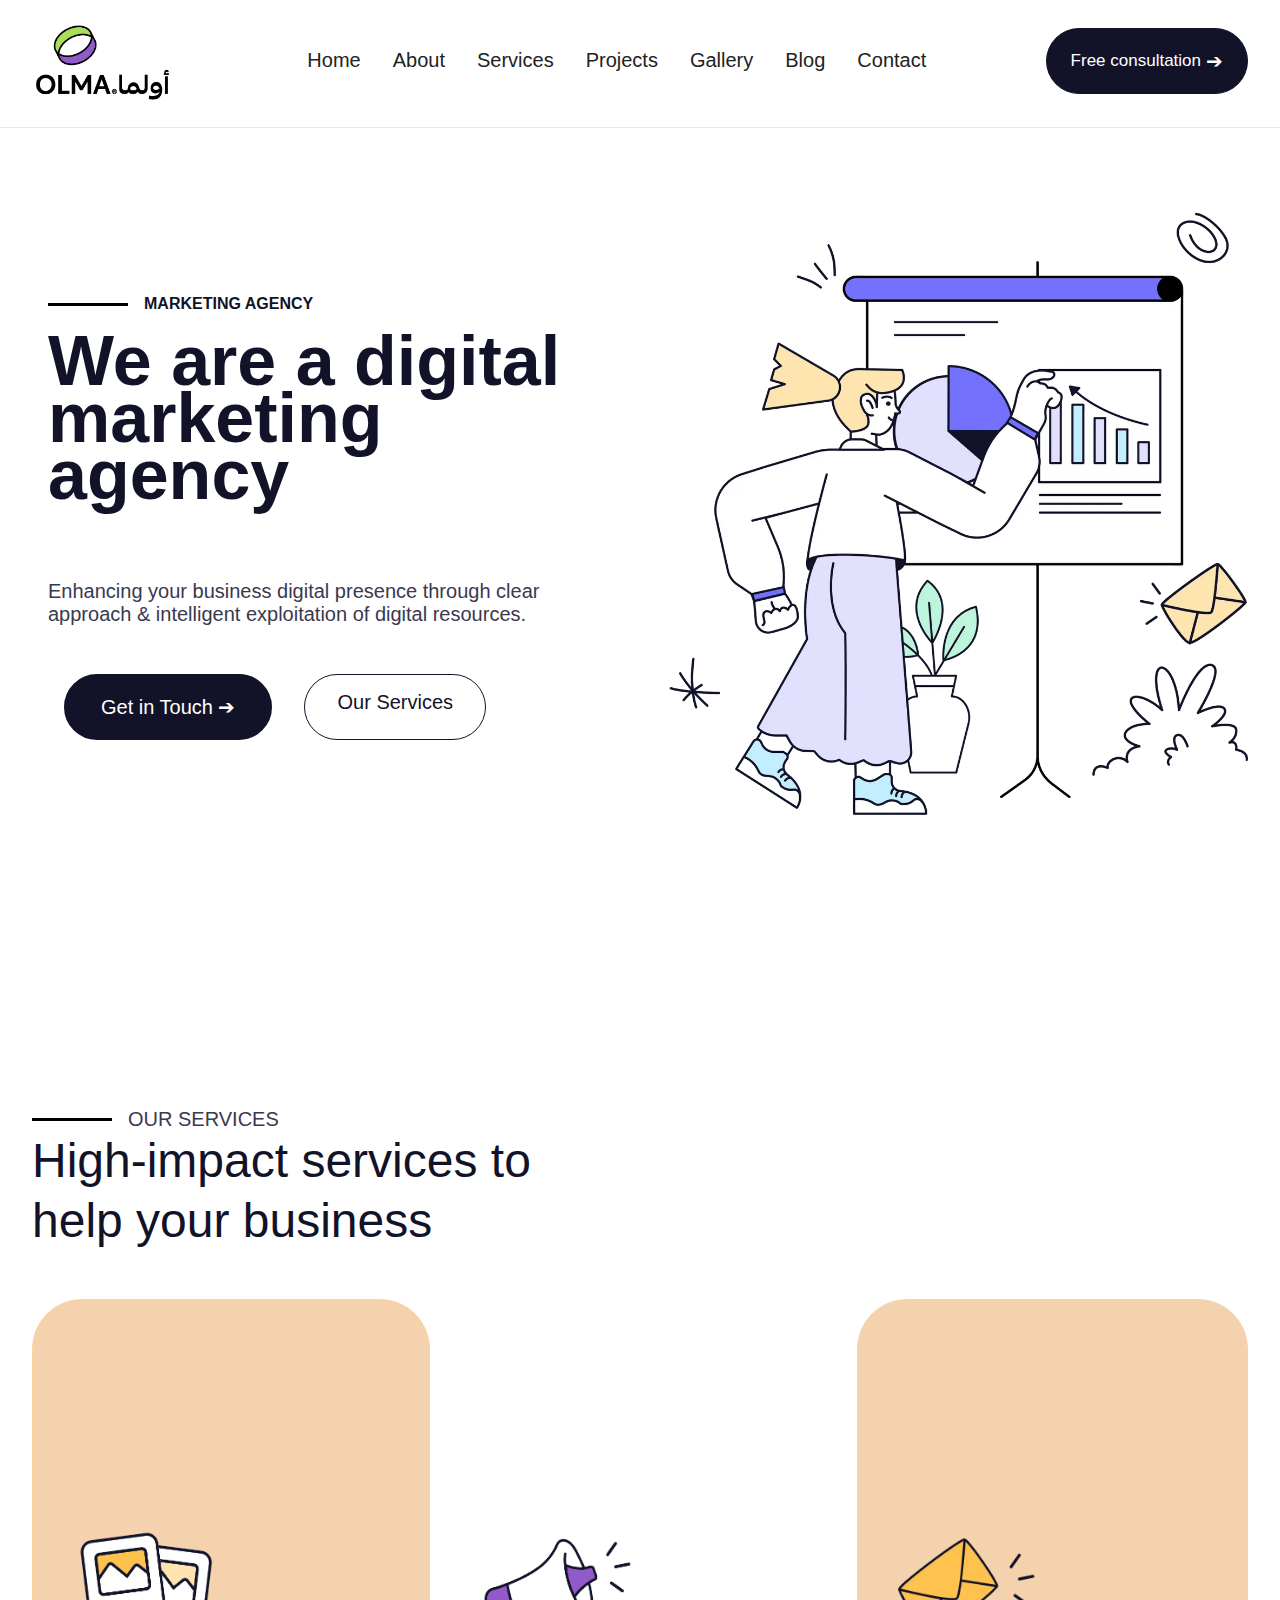
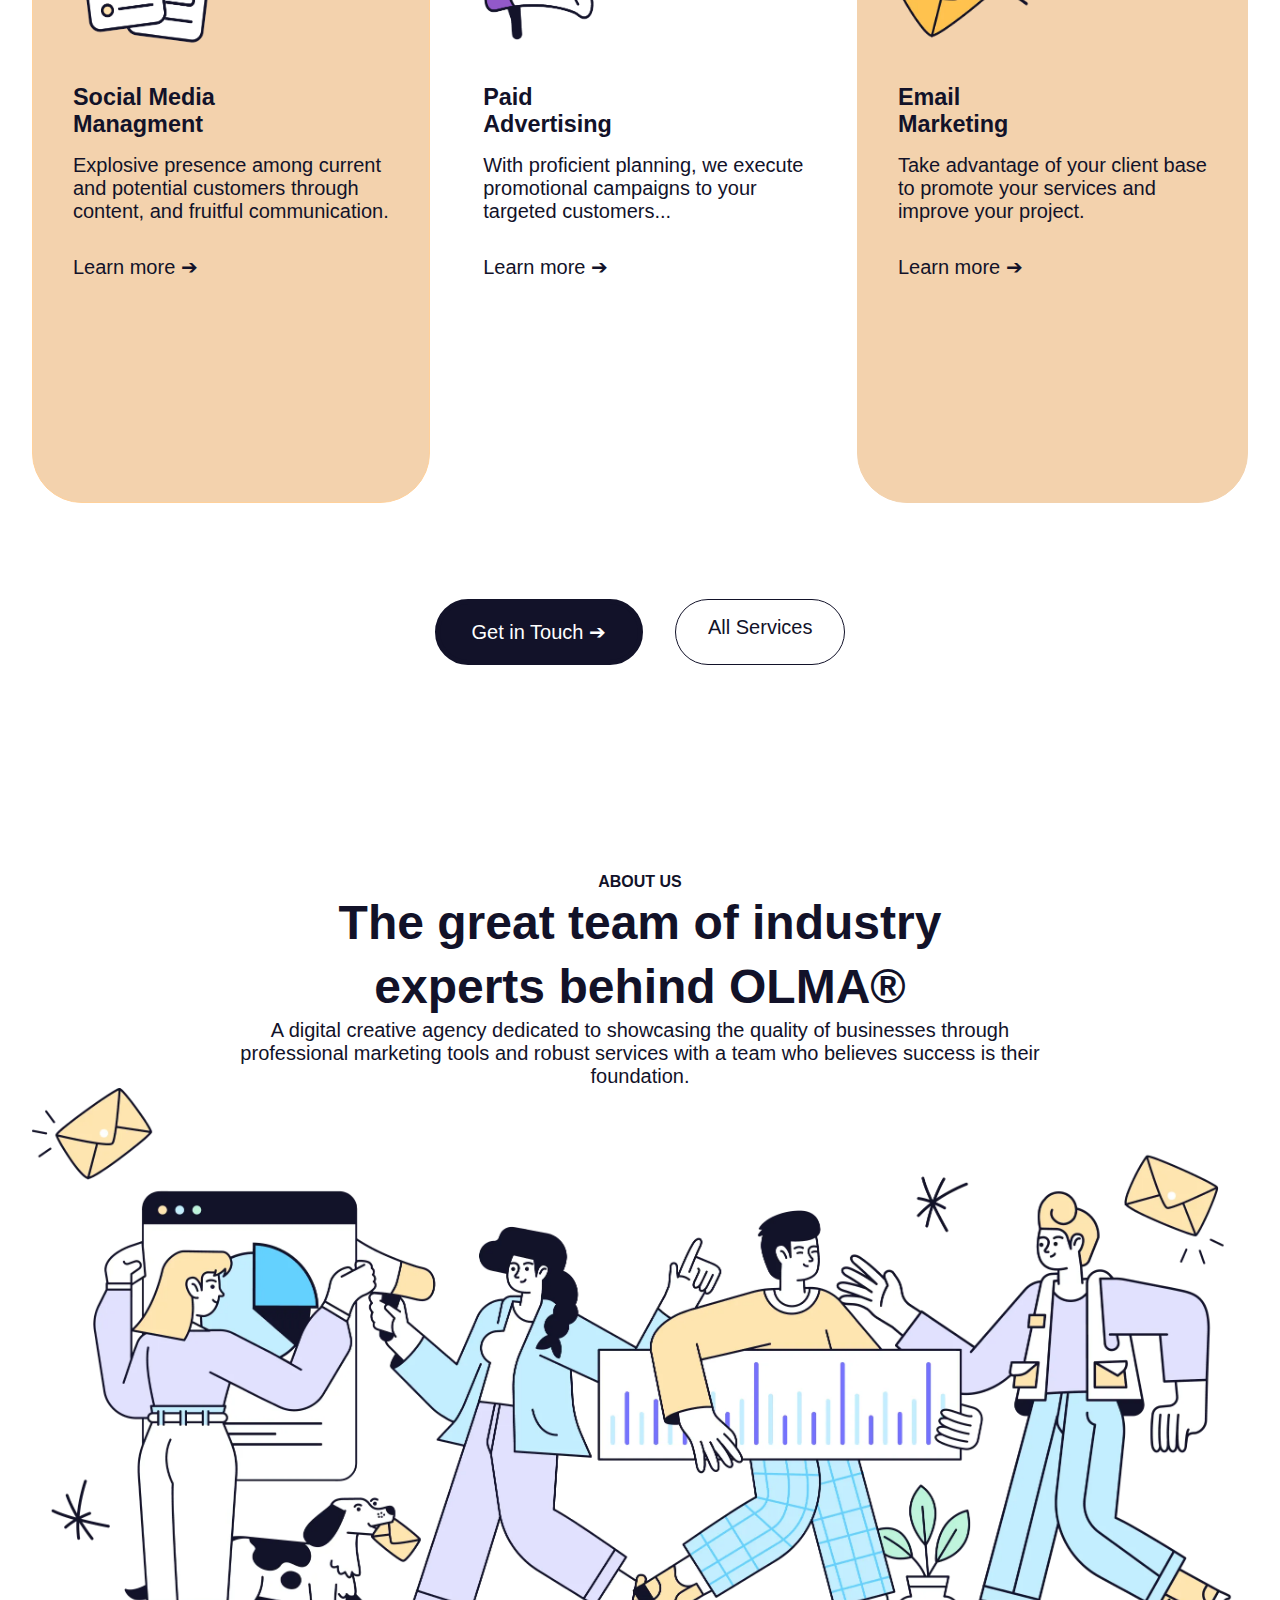
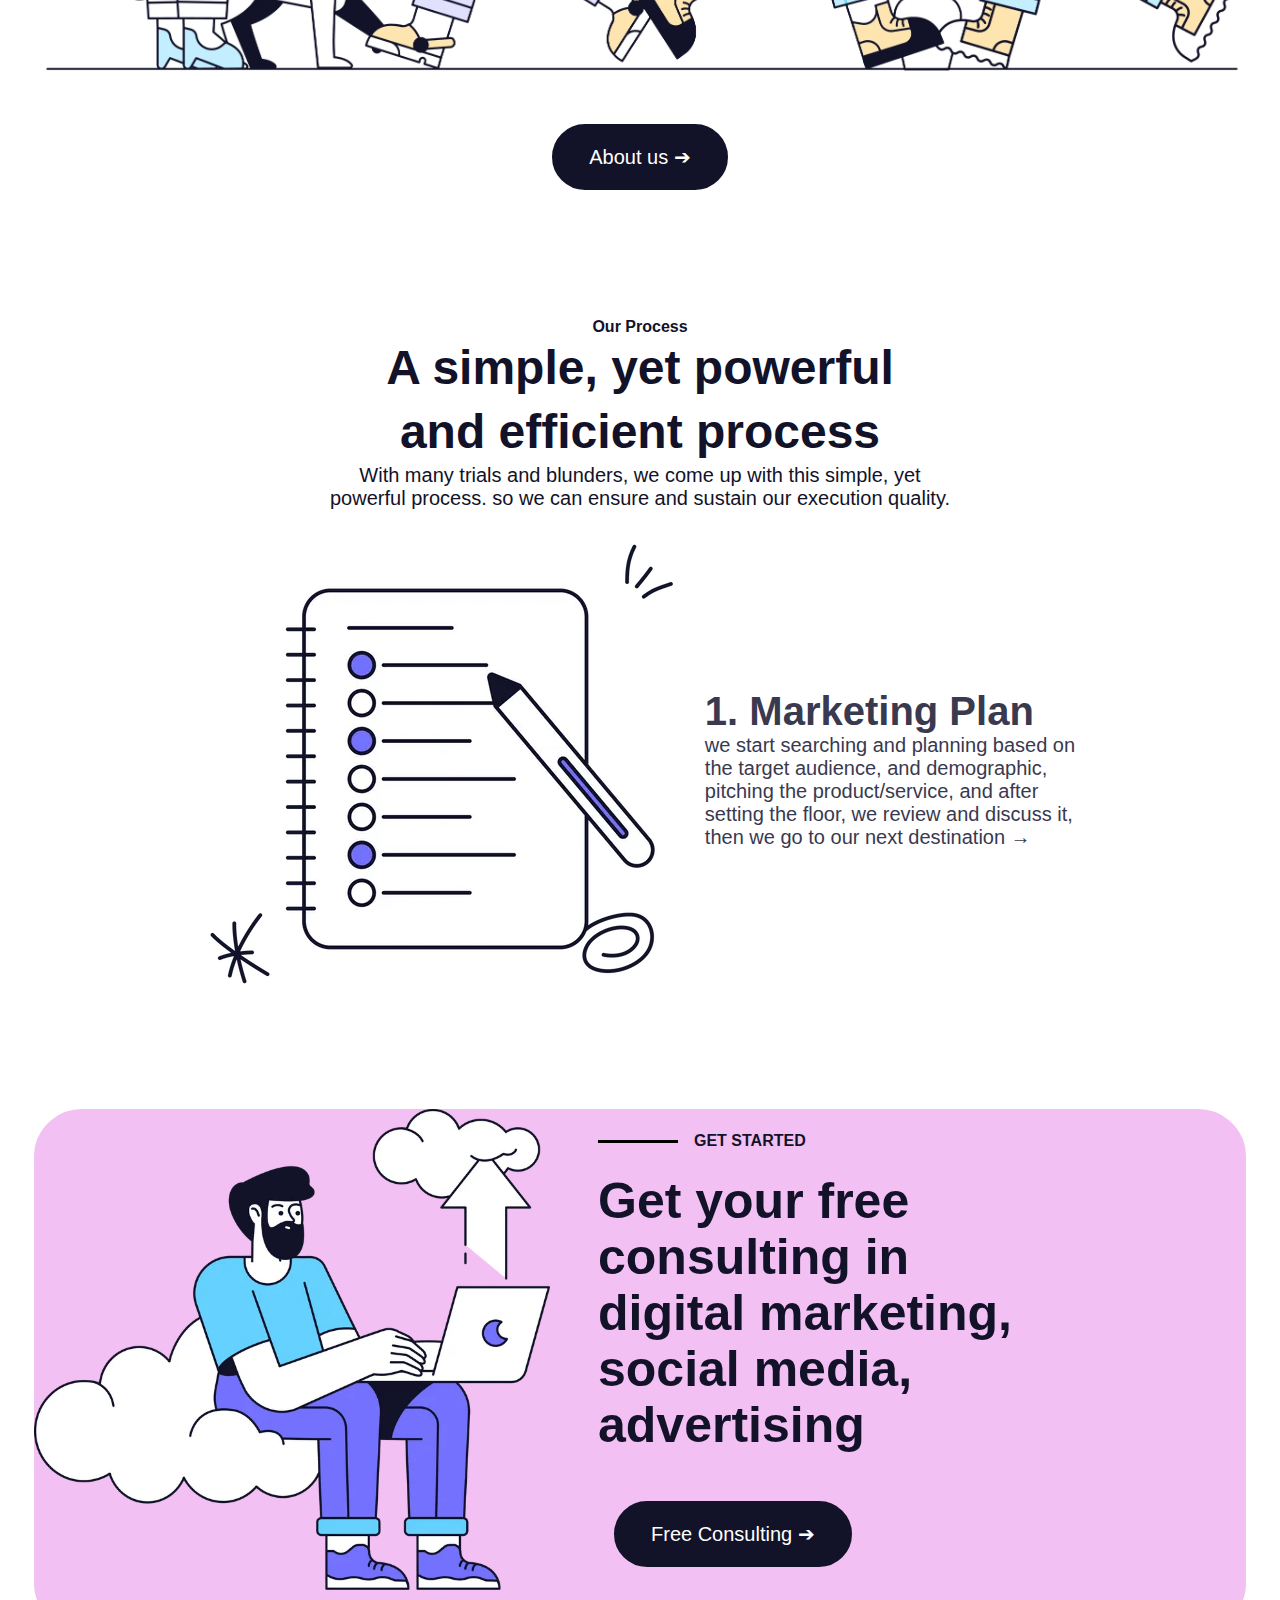
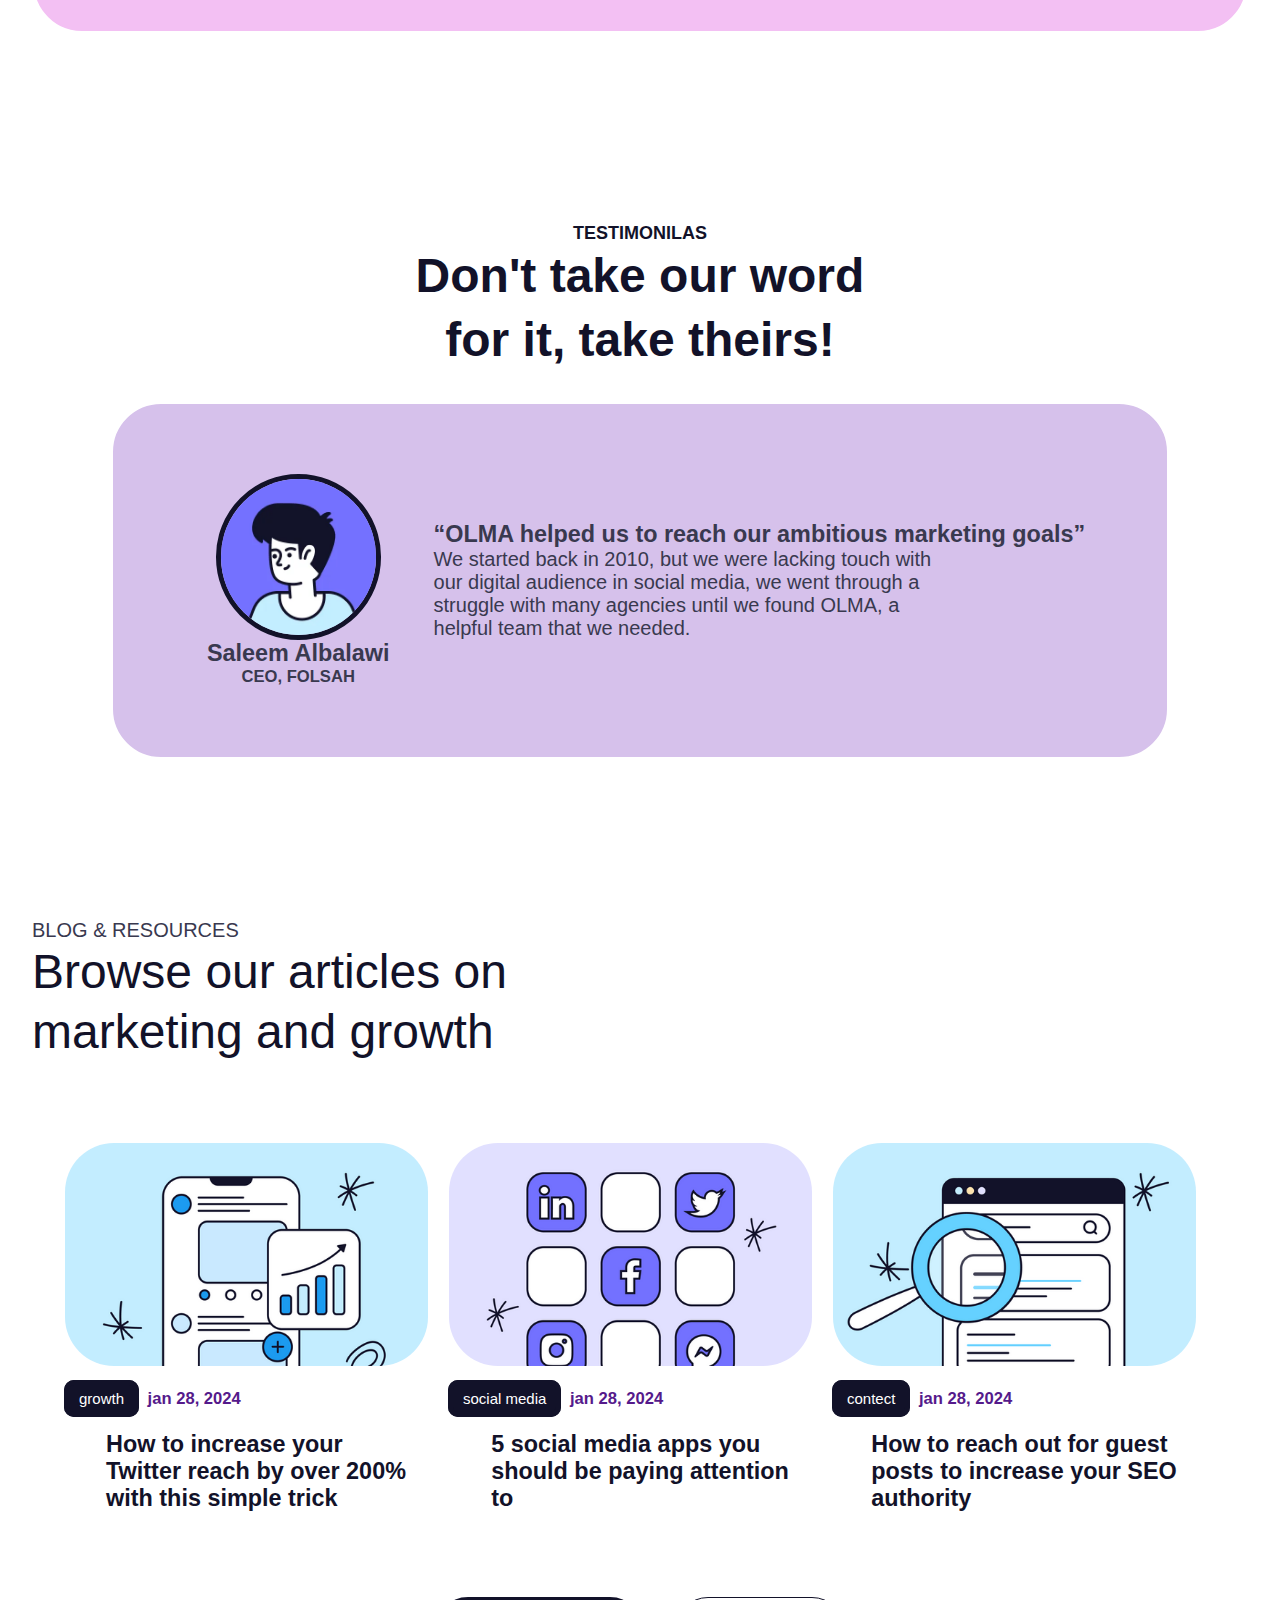
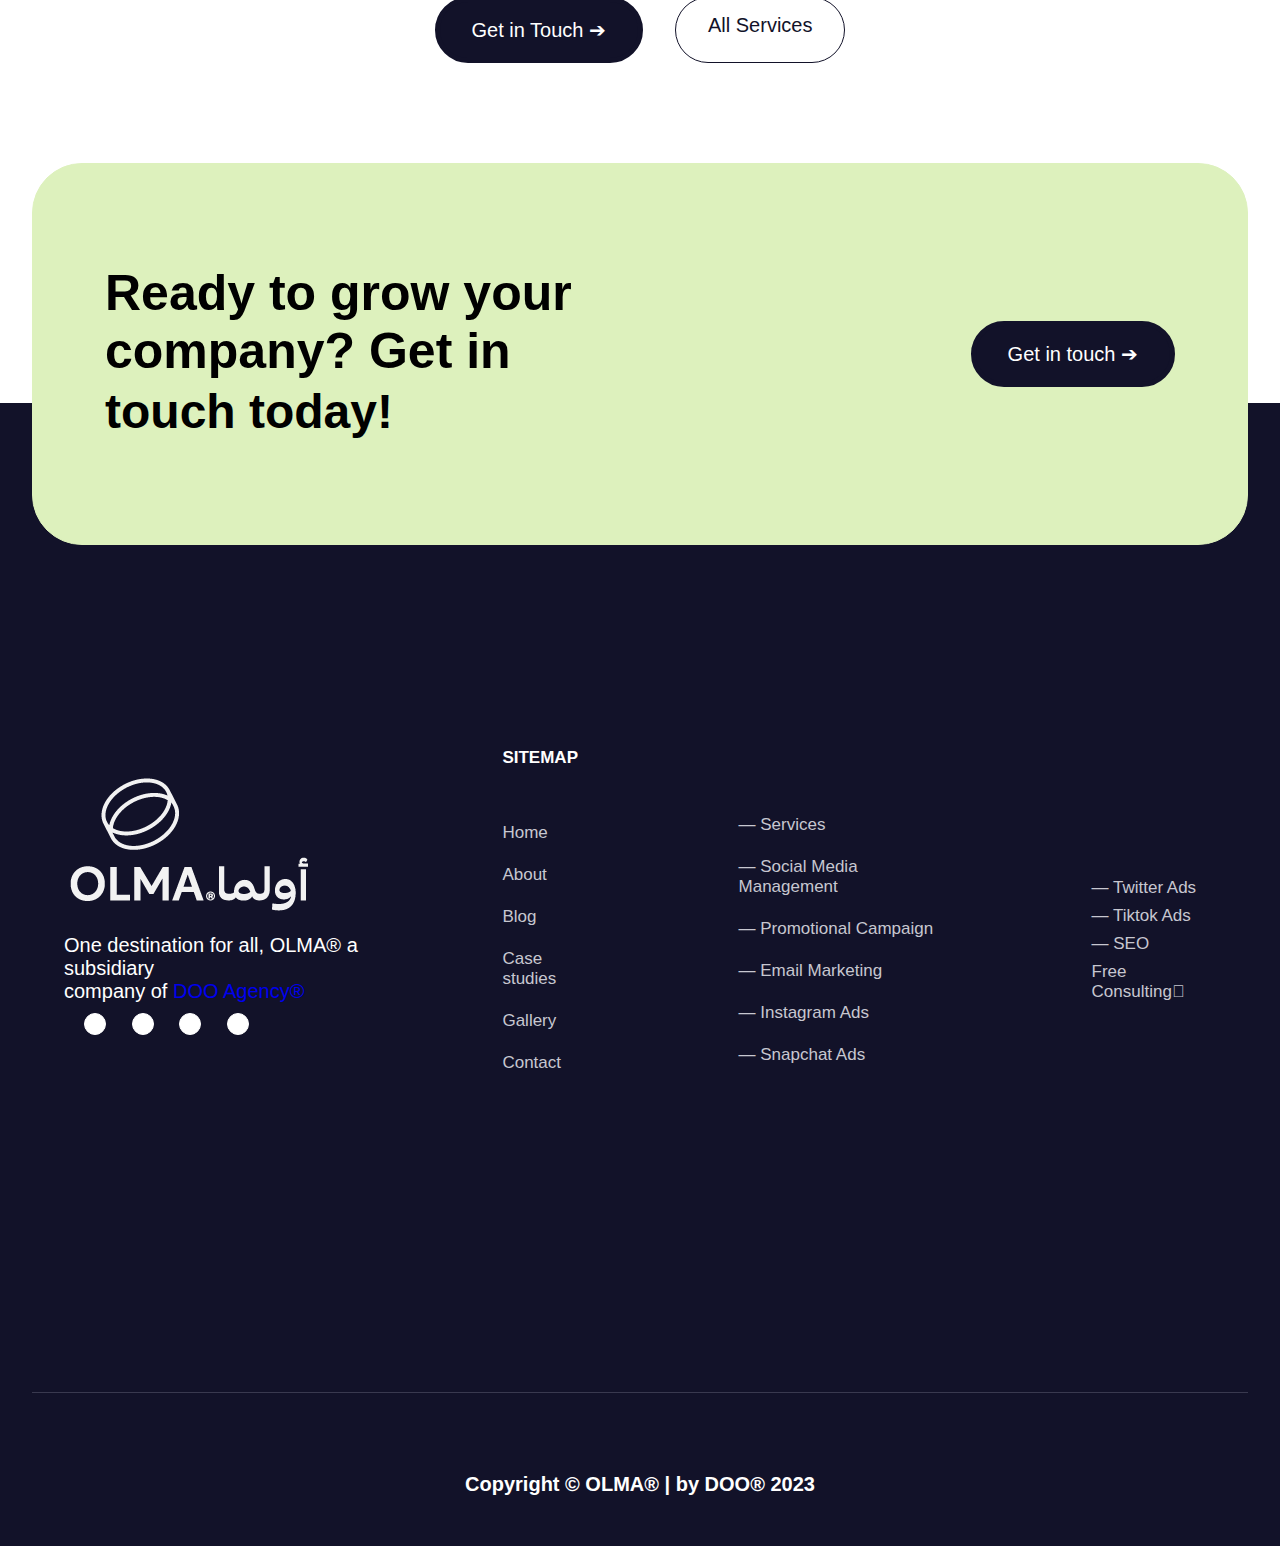
<file: index.html>
<!DOCTYPE html>
<html lang="en">
  <head>
    <meta charset="UTF-8" />
    <meta name="viewport" content="width=device-width, initial-scale=1.0" />
    <title>OLMA® Digital Marketing Agency</title>
    <link
      rel="stylesheet"
      href="https://cdnjs.cloudflare.com/ajax/libs/font-awesome/6.6.0/css/all.min.css"
      integrity="sha512-Kc323vGBEqzTmouAECnVceyQqyqdsSiqLQISBL29aUW4U/M7pSPA/gEUZQqv1cwx4OnYxTxve5UMg5GT6L4JJg=="
      crossorigin="anonymous"
      referrerpolicy="no-referrer" />
    <link rel="stylesheet" href="./imgs/faviconV2.png" />
    <link rel="stylesheet" href="./css/global.css" />
    <link rel="stylesheet" href="./css/index.css" />
  </head>
  <body>
    <!-- ----------------------------------------------------------------------- -->
    <!--                                 header                                  -->
    <!-- ----------------------------------------------------------------------- -->
    <header>
      <div class="container">
        <div class="logo">
          <img
            src="./imgs/63cc109f993f002b383f04a3_OLMA-Logo-EN+AR-o2.png"
            alt="" />
        </div>
        <nav class="main-nav">
          <ul>
            <li><a href="">Home</a></li>
            <li><a href="./pages/About.html">About</a></li>
            <li><a href="./pages/Services.html">Services</a></li>
            <li><a href="./pages/Project.html">Projects</a></li>
            <li><a href="./pages/Gallery.html">Gallery</a></li>
            <li><a href="./pages/Blog.html">Blog</a></li>
            <li><a href="./pages/Contact.html">Contact</a></li>
          </ul>
        </nav>
        <div class="right-nav" >
          <a href="">Free consultation<span>➔</span></a>
        </div>
        <!-- <div class="menu">
        <i class="burger fa-solid fa-bars"></i>
      </div> -->
      </div>
    </header>
    <!-- ----------------------------------------------------------------------- -->
    <!--                               end header                                -->
    <!-- ----------------------------------------------------------------------- -->
    <!-- ----------------------------------------------------------------------- -->
    <!--                                  main                                   -->
    <!-- ----------------------------------------------------------------------- -->
    <main>
      <!-- ----------------------------------------------------------------------- -->
      <!--                                  sec1                                   -->
      <!-- ----------------------------------------------------------------------- -->
      <section>
        <div class="parent-sec1 max">
          <div class="container">
            <div class="left-flex">
              <div class="top-left-flex">
                <div class="top-left-border"></div>
                <div class="info-top-left-flex">MARKETING AGENCY</div>
              </div>
              <div class="info-left-flex">
                <h2>
                  We are a digital
                  <br />
                  <span>marketing</span>

                  agency
                </h2>
              </div>
              <div class="left-down-flex">
                <div class="p-left-down-flex">
                  <p>
                    Enhancing your business digital presence through clear
                    <br />
                    approach & intelligent exploitation of digital resources.
                  </p>
                </div>
                <div class="button-left-down-flex">
                  <a href="">Get in Touch ➔</a><a href="">Our Services</a>
                </div>
              </div>
            </div>
            <div class="right-flex">
              <div  class="img-right-flex">
                <img  src="./imgs/right.webp" alt="" />
              </div>
            </div>
          </div>
        </div>
      </section>
      <!-- ----------------------------------------------------------------------- -->
      <!--                                end sec1                                 -->
      <!-- ----------------------------------------------------------------------- -->
      <!-- ----------------------------------------------------------------------- -->
      <!--                                  sec 2                                  -->
      <!-- ----------------------------------------------------------------------- -->
      <section>
        <div class="parent-sec2">
          <div class="container max">
            <div class="top-flex">
              <div class="top-info">
                <div class="top-border"></div>
                <div class="top-info-services">OUR SERVICES</div>
              </div>
              <div class="info">
                High-impact services to <br />
                help your business
              </div>
            </div>
            <div class="card-flex">
              <div href="" class="first">
                <div class="img-info">
                  <img src="./imgs/info-img.png" alt="" />
                </div>
                <a href="" class="info">
                  <h3>
                    Social Media <br />
                    Managment
                  </h3>
                  <p>
                    Explosive presence among current <br />
                    and potential customers through <br />
                    content, and fruitful communication.
                  </p>
                  <a href="">Learn more ➔</a>
                </a>
              </div>
              <div class="second">
                <div class="img-info">
                  <img src="./imgs/info-img 2.png" alt="" />
                </div>
                <a href="" class="info">
                  <h3>
                    Paid <br />
                    Advertising
                  </h3>
                  <p>
                    With proficient planning, we execute <br />
                    promotional campaigns to your <br />
                    targeted customers...
                  </p>
                  <a href="">Learn more ➔</a>
                </a>
              </div>
              <div class="third">
                <div class="img-info">
                  <img src="./imgs/info-img3.webp" alt="" />
                </div>
                <a href="" class="info">
                  <h3>
                    Email<br />
                    Marketing
                  </h3>
                  <p>
                    Take advantage of your client base <br />to promote your
                    services and <br />
                    improve your project.
                  </p>
                  <a href="">Learn more ➔</a>
                </a>
              </div>
            </div>
            <div class="button">
              <div  class="button-left-down-flex">
                <a href="">Get in Touch ➔</a><a href="">All Services</a>
              </div>
            </div>
          </div>
        </div>
       
      </section>
      <!-- ----------------------------------------------------------------------- -->
      <!--                                end sec2                                 -->
      <!-- ----------------------------------------------------------------------- -->
      <!-- ----------------------------------------------------------------------- -->
      <!--                                  sec3                                   -->
      <!-- ----------------------------------------------------------------------- -->

      <section>
        <div class="parent-sec3">
          <div class="container max">
            <div class="about-us-info">
              <div class="top-flex">
                <div class="top-about">ABOUT US</div>
                <h2>
                  The great team of industry <br />
                  experts <span>behind OLMA®</span>
                </h2>
              </div>
              <p>
                A digital creative agency dedicated to showcasing the quality of
                businesses through <br />professional marketing tools and robust
                services with a team who believes success is their
                <br />foundation.
              </p>
            </div>
            <div class="about-us-img">
              <img src="./imgs/about.webp" alt="" />
            </div>
            <div class="button">
              <div class="button-left-down-flex">
                <a href="">About us ➔</a>
              </div>
            </div>
          </div>
        </div>
      </section>
      <!-- ----------------------------------------------------------------------- -->
      <!--                                end sec3                                 -->
      <!-- ----------------------------------------------------------------------- -->
      <!-- ----------------------------------------------------------------------- -->
      <!--                                  sec4                                   -->
      <!-- ----------------------------------------------------------------------- -->

      <div class="parent-sec4">
        <div class="container max">
          <div class="about-us-info">
            <div class="top-flex">
              <div class="top-about">Our Process</div>
              <h2>
                A simple, yet powerful <br />
                and efficient process
              </h2>
            </div>
            <p>
              With many trials and blunders, we come up with this simple, yet
              <br />powerful process. so we can ensure and sustain our execution
              quality.
            </p>
          </div>
          <div class="info">
            <div class="info-img">
              <img src="./imgs/sec4.webp" alt="" />
            </div>
            <div class="info-details max">
              <h1>1. Marketing Plan</h1>
              <p>
                we start searching and planning based on <br />the target
                audience, and demographic,<br />pitching the product/service,
                and after <br />setting the floor, we review and discuss it,
                <br />then we go to our next destination →
              </p>
            </div>
          </div>
        </div>
      </div>
      <!-- ----------------------------------------------------------------------- -->
      <!--                                end sec4                                 -->
      <!-- ----------------------------------------------------------------------- -->
      <!-- ----------------------------------------------------------------------- -->
      <!--                                  sec5                                   -->
      <!-- ----------------------------------------------------------------------- -->

      <div class="parent-sec5 max">
        <div class="container">
          <div class="left-flex">
            <div class="top-left-flex">
              <div class="top-left-border"></div>
              <div class="info-top-left-flex">GET STARTED</div>
            </div>
            <div class="info-left-flex">
              <h2>
                Get your free <br />consulting in <br />
                digital marketing, <br />
                social media, <br />
                advertising
              </h2>
            </div>

            <div class="button-left-down-flex">
              <a href="">Free Consulting ➔</a>
            </div>
          </div>
          <div class="right-flex">
            <div class="img-right-flex">
              <img src="./imgs/sec5.png" alt="" />
            </div>
          </div>
        </div>
      </div>
      <!-- ----------------------------------------------------------------------- -->
      <!--                                end sec5                                 -->
      <!-- ----------------------------------------------------------------------- -->
      <!-- ----------------------------------------------------------------------- -->
      <!--                                  sec6                                   -->
      <!-- ----------------------------------------------------------------------- -->

      <div class="parent-sec6">
        <div class="container max">
          <div class="about-us-info">
            <div class="top-flex">
              <div class="top-about">TESTIMONILAS</div>
              <h2>
                Don't take our word <br />
                for it, take theirs!
              </h2>
            </div>
          </div>
          <div class="info">
            <div class="left-info">
              <img src="./imgs/sec6.webp" alt="" />
              <h3>Saleem Albalawi</h3>
              <h5>CEO, FOLSAH</h5>
            </div>
            <div class="right-info">
              <h3>“OLMA helped us to reach our ambitious marketing goals”</h3>
              <p>
                We started back in 2010, but we were lacking touch with <br />
                our digital audience in social media, we went through a
                <br />struggle with many agencies until we found OLMA, a <br />
                helpful team that we needed.
              </p>
            </div>
          </div>
        </div>
      </div>

      <!-- ----------------------------------------------------------------------- -->
      <!--                                end sec6                                 -->
      <!-- ----------------------------------------------------------------------- -->
      <!-- ----------------------------------------------------------------------- -->
      <!--                                  sec7                                   -->
      <!-- ----------------------------------------------------------------------- -->

      <section>
        <div class="parent-sec7">
          <div class="container max">
            <div class="top-flex">
              <div class="top-info">
                <div class="top-info-services">BLOG & RESOURCES</div>
              </div>
              <div class="info">
                Browse our articles on <br />
                marketing and growth
              </div>
            </div>
            <div class="card-blog max">
              <div class="first">
                <a href="">
                  <div class="img"><img src="./imgs/sec7.png" alt="" /></div>
                  <div class="infoo">
                    <span>growth</span>  <h5>jan 28, 2024</h5>
                  </div>
                  <div class="info">
                    <h3>
                      How to increase your <br />
                      Twitter reach by over 200% <br />with this simple trick
                    </h3>
                  </div>
                </a>
              </div>
              <div class="first">
                <a href="">
                  <div class="img"><img src="./imgs/sec7-2.png" alt="" /></div>
                  <div class="infoo">
                    <span>social media</span> <h5>jan 28, 2024</h5>
                  </div>
                  <div class="info">
                    <h3>
                      5 social media apps you <br> should be paying attention <br>to
                    </h3>
                  </div>
                </a>
              </div>
              <div class="first">
                <a href="">
                  <div class="img"><img src="./imgs/sec3 -2.png" alt="" /></div>
                  <div class="infoo">
                    <span>contect</span>  <h5>jan 28, 2024</h5>
                  </div>
                  <div class="info">
                    <h3>
                      How to reach out for guest <br> posts to increase your SEO  <br> authority
                    </h3>
                  </div>
                </a>
              </div>
            </div>
          </div>
          <div class="button">
            <div class="button-left-down-flex">
              <a href="">Get in Touch ➔</a><a href="">All Services</a>
            </div>
          </div>
        </div>
      </section>
      <!-- ----------------------------------------------------------------------- -->
      <!--                                end sec7                                 -->
      <!-- ----------------------------------------------------------------------- -->
      <!-- ----------------------------------------------------------------------- -->
      <!--                                  sec8                                   -->
      <!-- ----------------------------------------------------------------------- -->
<section>
  <div class="parent-sec8">
    <div class="container max">
      <div class="flex-position">
        <h3>Ready to grow your <br> company? Get in <br><span>touch today!</span></h3>
        <a href="">Get in touch ➔</a>
      </div>
    </div>
  </div>
</section>
      <!-- ----------------------------------------------------------------------- -->
      <!--                                  sec8                                   -->
      <!-- ----------------------------------------------------------------------- -->
    </main>
    <!-- ----------------------------------------------------------------------- -->
    <!--                                end main                                 -->
    <!-- ----------------------------------------------------------------------- -->
    <!-- ----------------------------------------------------------------------- -->
    <!--                                 footer                                  -->
    <!-- ----------------------------------------------------------------------- -->
    <footer>
      <div class="parent-footer">
        <div class="container max">
          <div class="left-footer max">
            <img src="./imgs/footer.png" alt="" />
            <p>
              One destination for all, OLMA® a subsidiary <br />
              company of
              <a href="https://doo.com.sa/" target="_blank">DOO Agency®</a>
            </p>
            
            <div class="social-icons">
              <a href="#" class="social-icon"><i class="fab fa-linkedin"></i></a>
              <a href="#" class="social-icon"><i class="fab fa-twitter"></i></a>
              <a href="#" class="social-icon"><i class="fab fa-instagram"></i></a>
              <a href="#" class="social-icon"><i class="fab fa-facebook-f"></i></a>
            </div>
          </div>
          <div class="right-footer max">
            <h3>SITEMAP</h3>
            <div class="table-info">
              <div class="left">
                <a href="">Home</a>
                <a href="">About</a>
                <a href="">Blog</a>
                <a href="">Case studies</a>
                <a href="">Gallery</a>
                <a href="">Contact</a>
              </div>
              <div class="center">
                <a href="">— Services</a>
                <a href="">— Social Media Management</a>
                <a href="">— Promotional Campaign</a>
                <a href="">— Email Marketing</a>
                <a href="">— Instagram Ads</a>
                <a href="">— Snapchat Ads</a>
              </div>
              <div class="right">
                <a href="">— Twitter Ads</a>
                <a href="">— Tiktok Ads</a>
                <a href="">— SEO</a>
                <a href="">Free Consulting</a>
              </div>
            </div>
          </div>
        </div>
        <div class="bottom-footer">
          <h2>Copyright © OLMA® | by DOO® 2023</h2>
        </div>
      </div>
    </footer>
    <!-- ----------------------------------------------------------------------- -->
    <!--                               end footer                                -->
    <!-- ----------------------------------------------------------------------- -->
  </body>
</html>
</file>
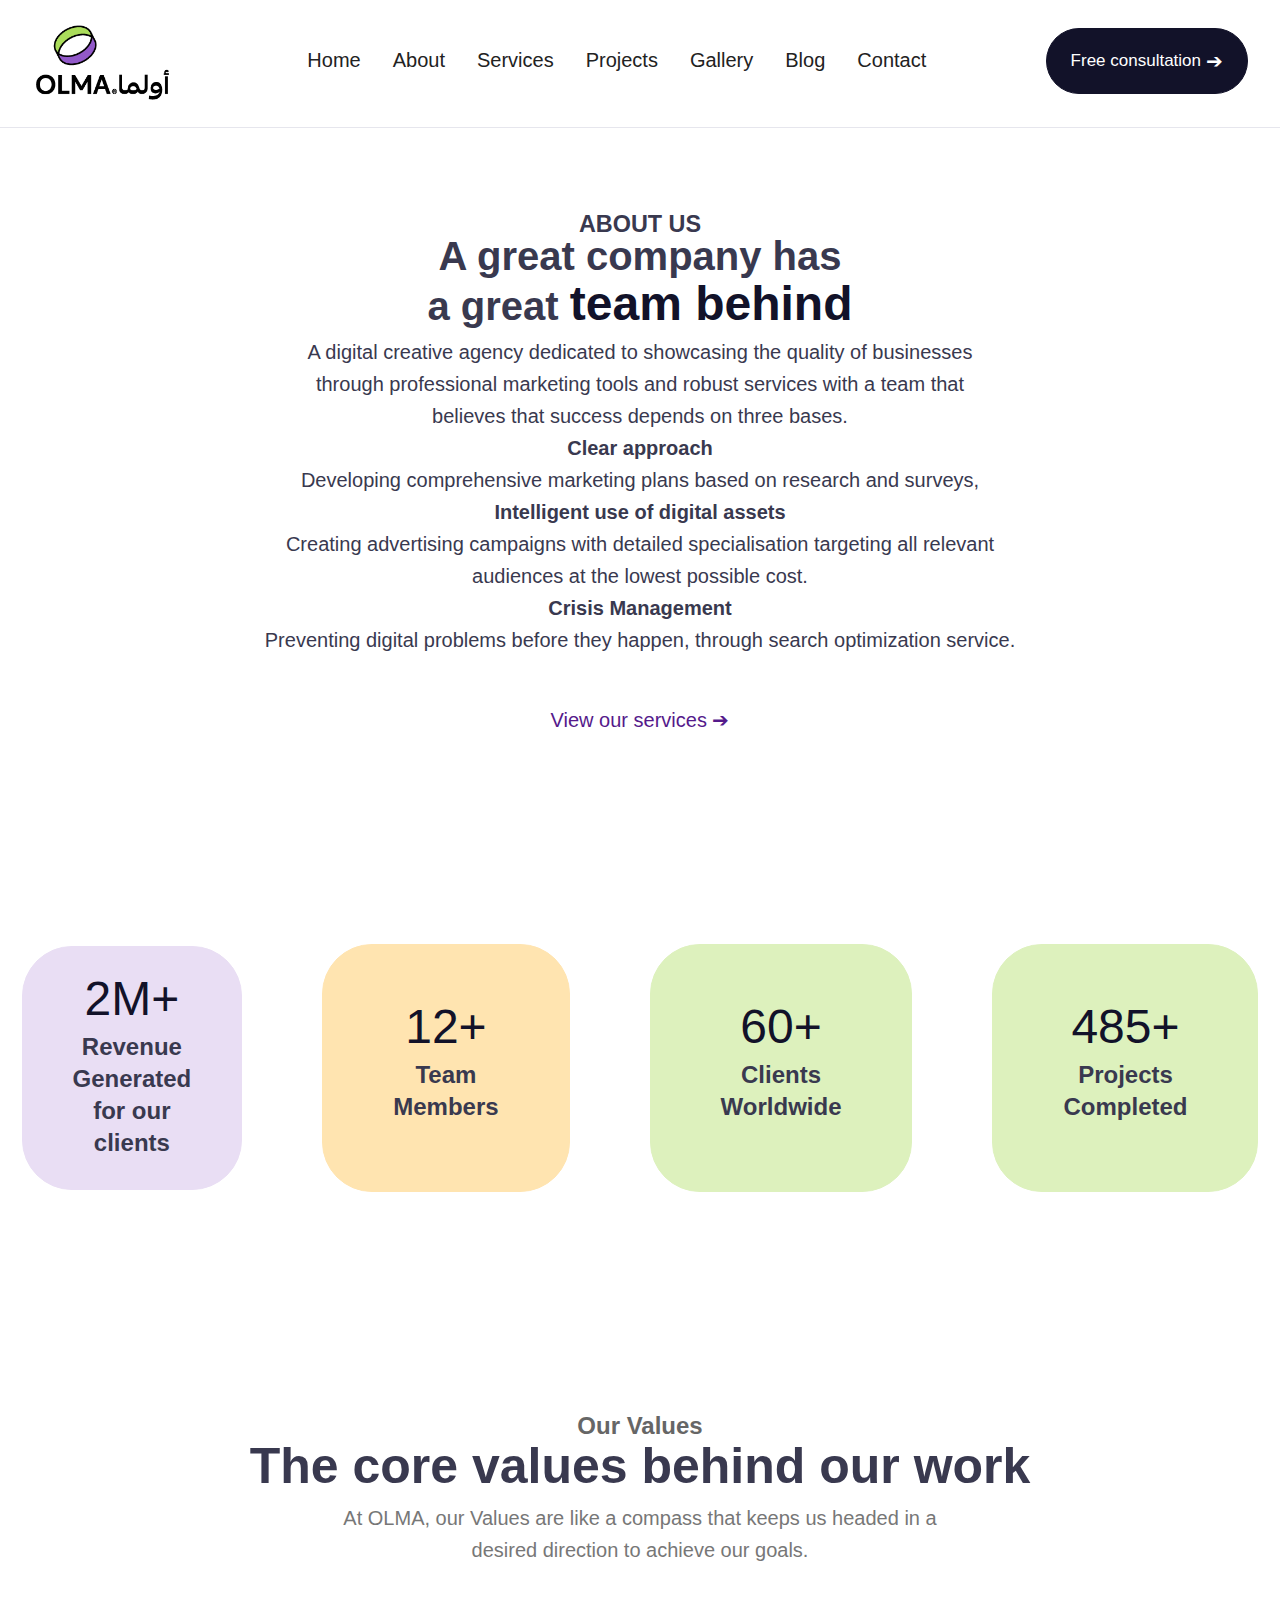
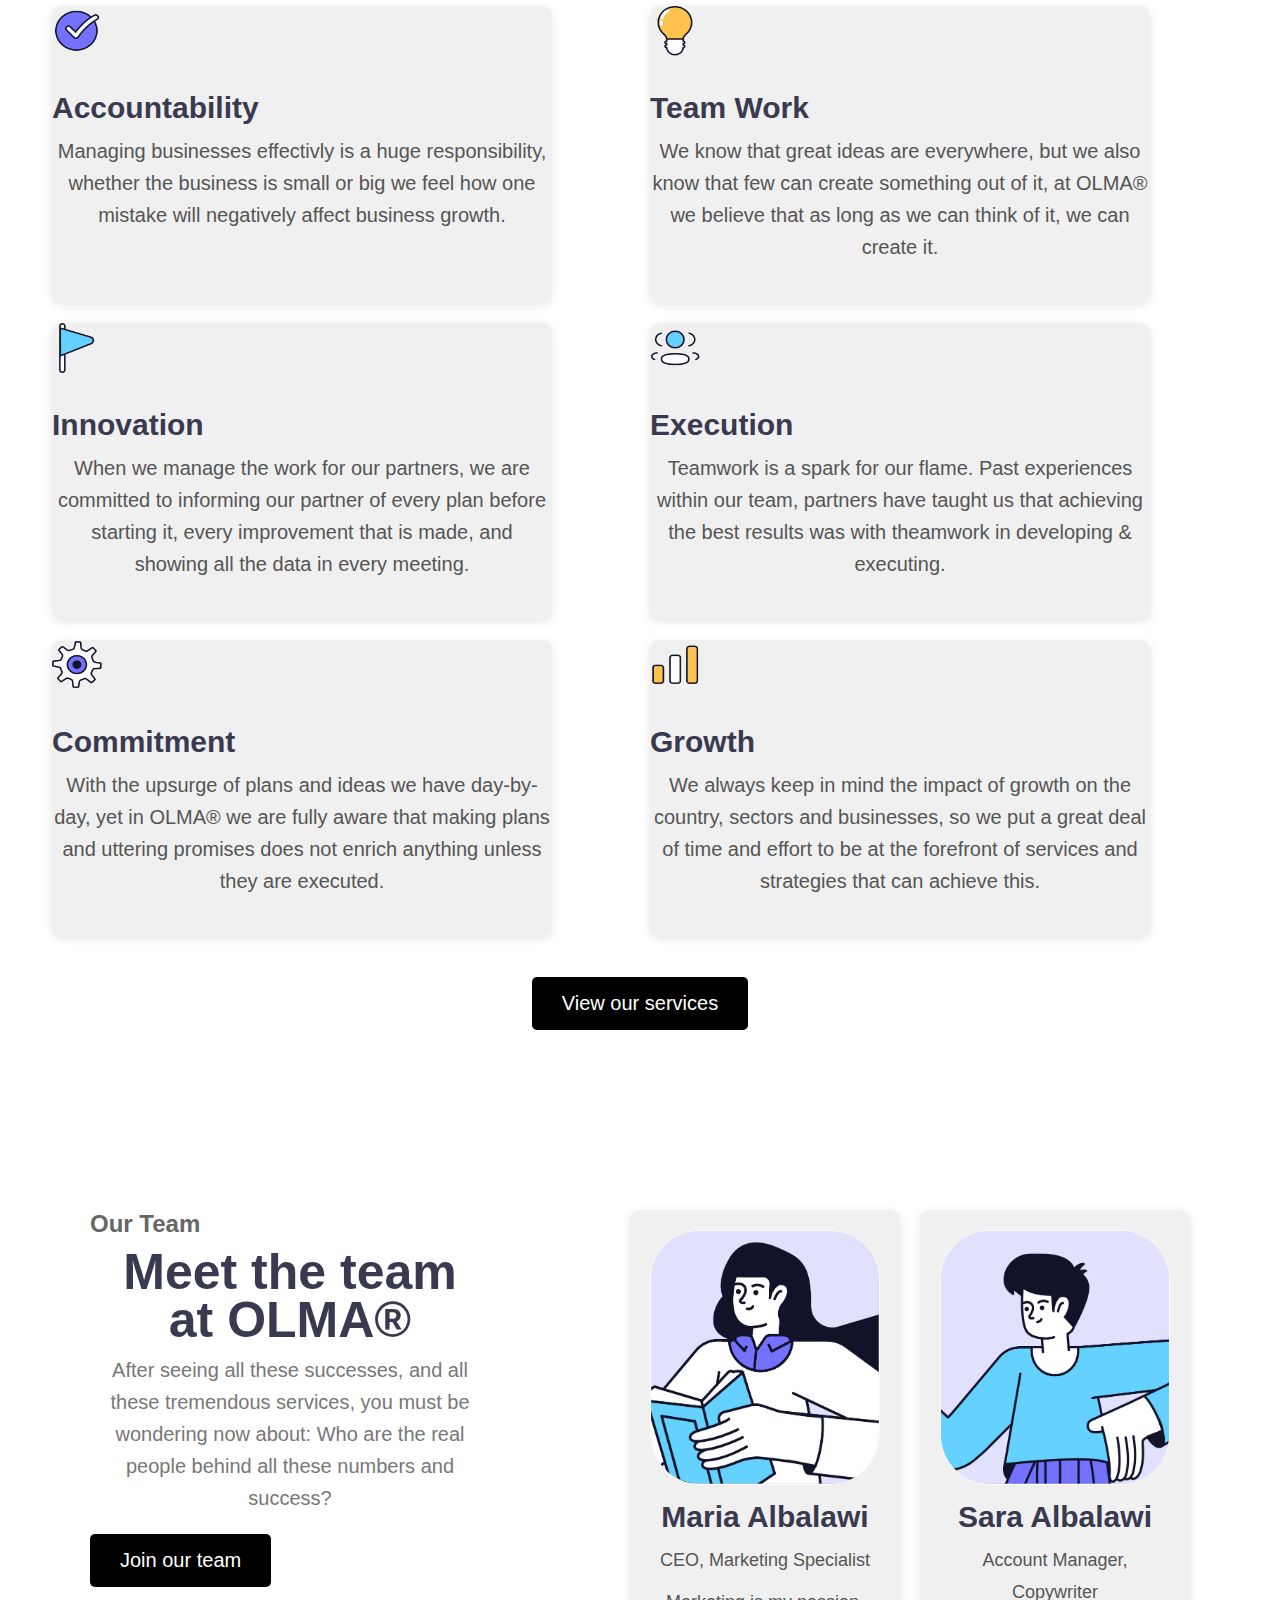
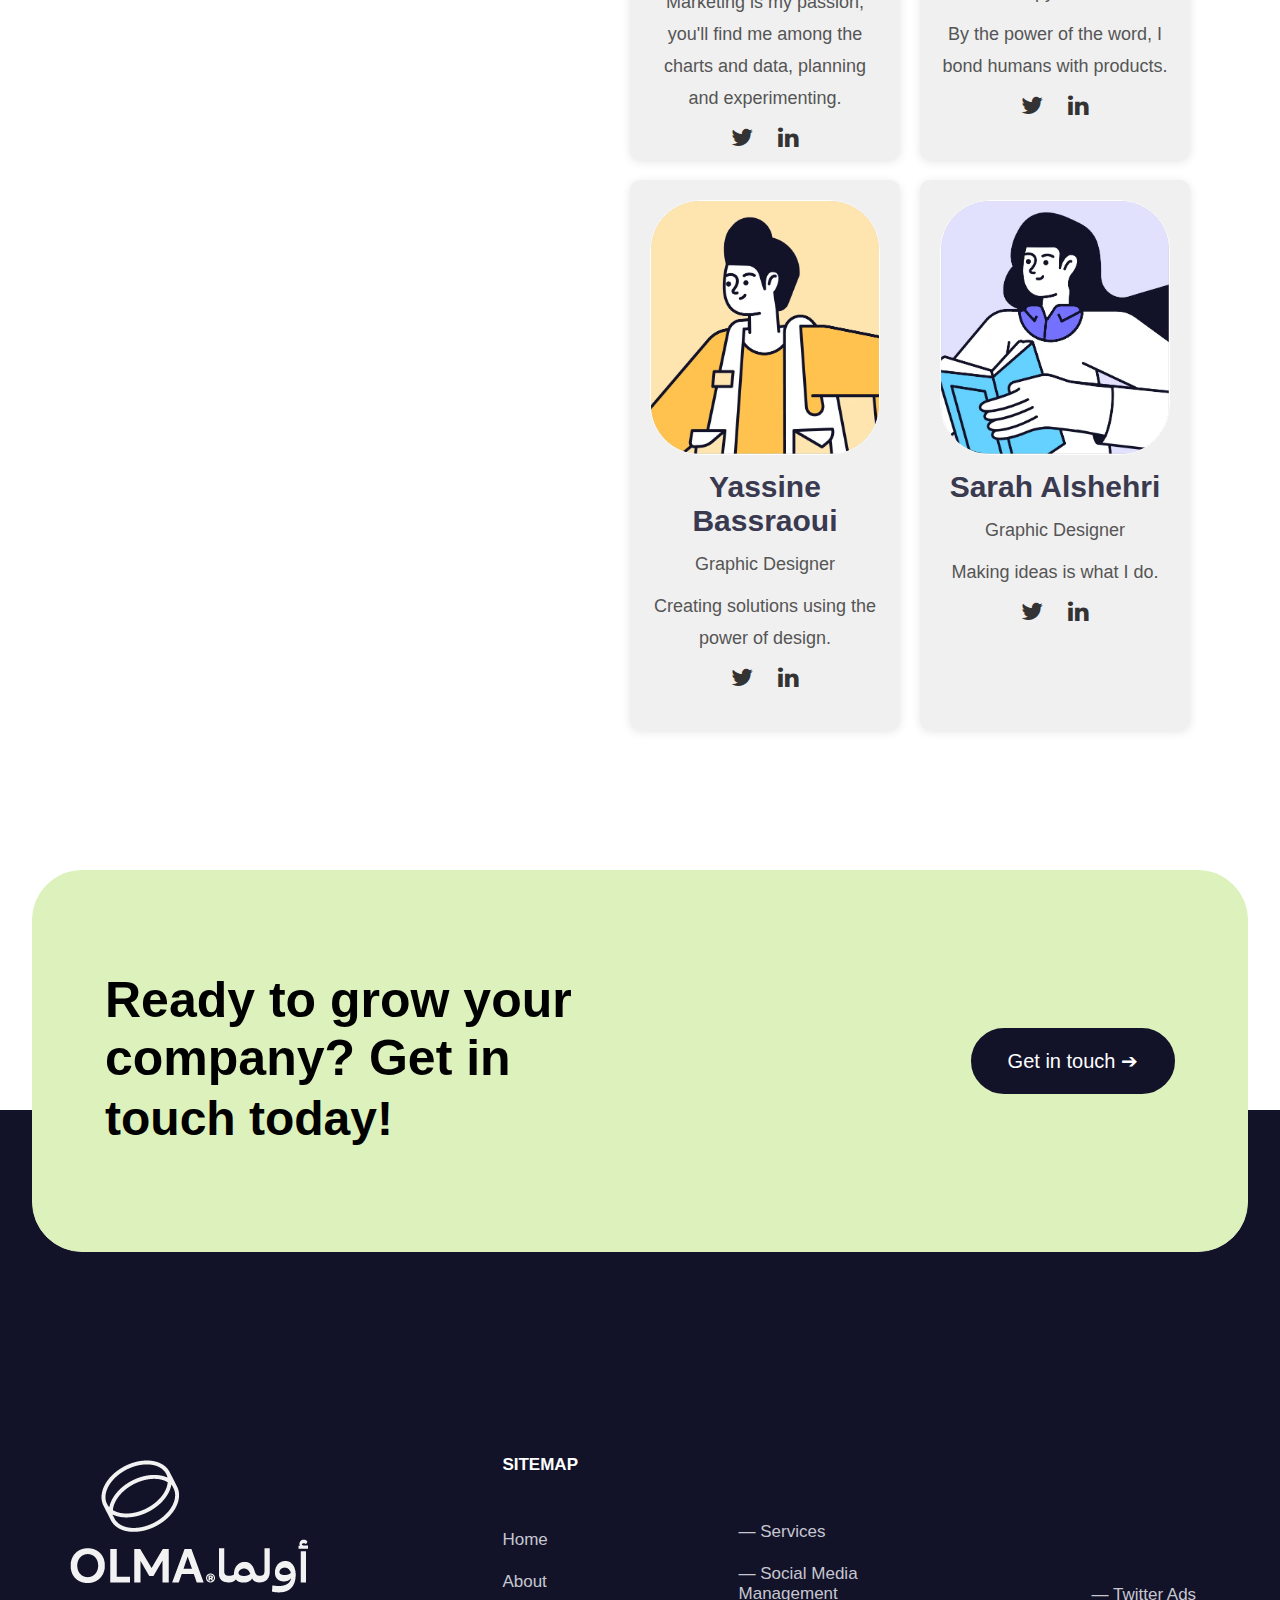
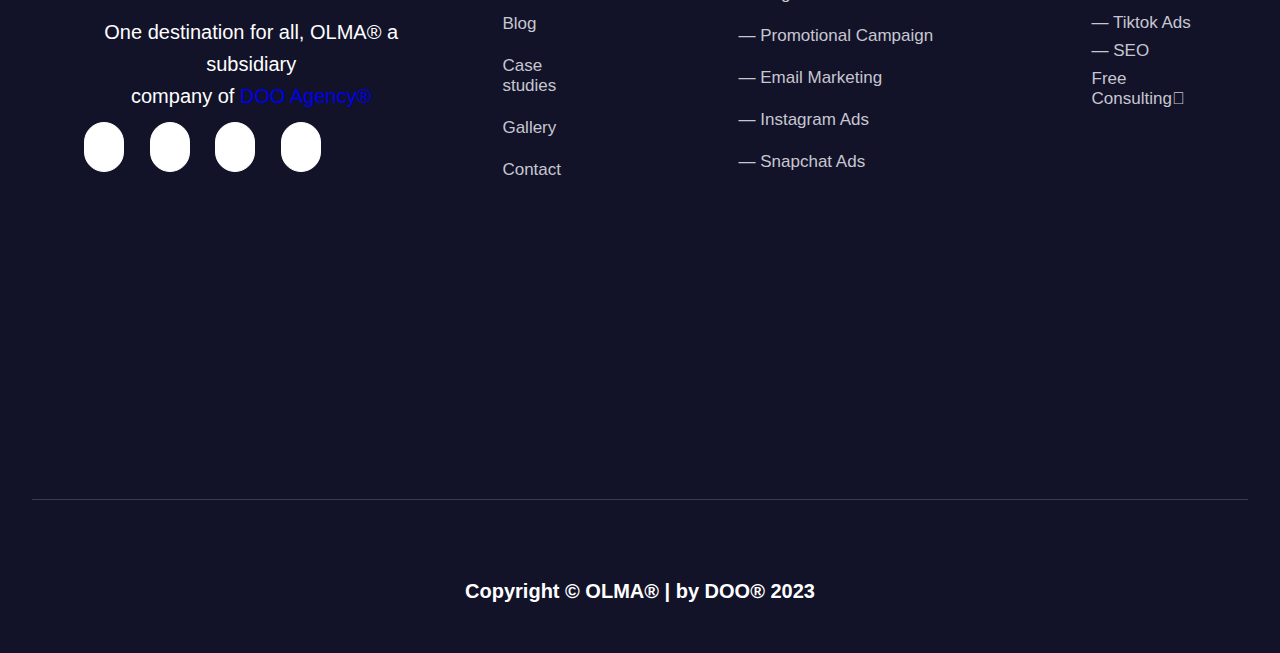
<file: pages/About.html>
<!DOCTYPE html>
<html lang="en">
  <head>
    <meta charset="UTF-8" />
    <meta name="viewport" content="width=device-width, initial-scale=1.0" />
    <title>OLMA® Digital Marketing Agency</title>
    <link
      rel="stylesheet"
      href="https://cdnjs.cloudflare.com/ajax/libs/font-awesome/6.6.0/css/all.min.css"
      integrity="sha512-Kc323vGBEqzTmouAECnVceyQqyqdsSiqLQISBL29aUW4U/M7pSPA/gEUZQqv1cwx4OnYxTxve5UMg5GT6L4JJg=="
      crossorigin="anonymous"
      referrerpolicy="no-referrer" />
      <link rel="stylesheet" href="https://cdnjs.cloudflare.com/ajax/libs/font-awesome/4.7.0/css/font-awesome.min.css">
    <link rel="stylesheet" href="../imgs/faviconV2.png" />
    <link rel="stylesheet" href="../css/global.css" />
    <link rel="stylesheet" href="../css/about.css" />
    <link rel="stylesheet" href="../css/index.css" />
  </head>
  <body>
   <!-- ----------------------------------------------------------------------- -->
    <!--                                 header                                  -->
    <!-- ----------------------------------------------------------------------- -->
    <header> 
      <div class="container">
 <div class="logo">
   <img
     src="../imgs/63cc109f993f002b383f04a3_OLMA-Logo-EN+AR-o2.png"
     alt="" />
 </div>
 <nav class="main-nav">
   <ul>
     <li><a href="../index.html">Home</a></li>
     <li><a href="../pages/About.html">About</a></li>
     <li><a href="../pages/Services.html">Services</a></li>
     <li><a href="../pages/Project.html">Projects</a></li>
     <li><a href="../pages/Gallery.html">Gallery</a></li>
     <li><a href="../pages/Blog.html">Blog</a></li>
     <li><a href="../pages/Contact.html">Contact</a></li>
   </ul>
 </nav>
 <div class="right-nav">
   <a href="">Free consultation<span>➔</span></a>
 </div>
</header>

      <!-- ----------------------------------------------------------------------- -->
      <!--                               end header                                -->
      <!-- ----------------------------------------------------------------------- -->
    <!-- ----------------------------------------------------------------------- -->
    <!--                                  main                                   -->
    <!-- ----------------------------------------------------------------------- -->
    <!-- ----------------------------------------------------------------------- -->
    <!--                                  sec1                                   -->
    <!-- ----------------------------------------------------------------------- -->
    <main>
      <section>
        <div class="parent-sec1-about ">
          <div class="container max">
            <div class="hero-about">
             
              <h3>ABOUT US</h3>
              <h1>
                A great company has <br />
                a great <span>team behind</span>
              </h1>
              <div class="info-about">
                <p>
                  A digital creative agency dedicated to showcasing the quality
                  of businesses <br />
                  through professional marketing tools and robust services with
                  a team that <br />
                  believes that success depends on three bases. <br />
                  <strong>Clear approach</strong> <br />
                  Developing comprehensive marketing plans based on research and
                  surveys,
                  <br /><strong>Intelligent use of digital assets</strong>
                  <br />
                  Creating advertising campaigns with detailed specialisation
                  targeting all relevant <br />
                  audiences at the lowest possible cost. <br /><strong
                    >Crisis Management</strong
                  >
                  <br />
                  Preventing digital problems before they happen, through search
                  optimization service.
                </p>
              </div>

              <a href=""class="button-left-down-flex"  > View our services ➔ </a>
            </div>
          </div>
        </div>
      </section>
      <!-- ----------------------------------------------------------------------- -->
      <!--                                end sec1                                 -->
      <!-- ----------------------------------------------------------------------- -->
      <!-- ----------------------------------------------------------------------- -->
      <!--                                  sec2                                   -->
      <!-- ----------------------------------------------------------------------- -->
      <section>
        <div class="parent-sec2">
          <div class="container max">
            <div class="details-about">
              <div class="info1">
                <span>2M+</span>
                <h1>
                  Revenue Generated for our <br />
                  clients
                </h1>
              </div>
              <div class="info2">
                <span>12+</span>
                <h1>Team Members</h1>
              </div>
              <div class="info3">
                <span>60+</span>
                <h1>Clients Worldwide</h1>
              </div>
              <div class="info4">
                <span>485+</span>
                <h1>Projects Completed</h1>
              </div>
            </div>
          </div>
        </div>
      </section>

      <!-- ----------------------------------------------------------------------- -->
      <!--                                end-sec2                                 -->
      <!-- ----------------------------------------------------------------------- -->
      <!-- ----------------------------------------------------------------------- -->
      <!--                                  sec3                                   -->
      <!-- ----------------------------------------------------------------------- -->
      <section class="core-values max">
        <h3>Our Values</h3>
        <h1>The core values behind our work</h1>
        <p>At OLMA, our Values are like a compass that keeps us headed in a desired direction to achieve our goals.</p>
        <div class="values-grid">
            <div class="value-box">
                <div class="icon">
                 <img src="../imgs/a.webp" alt="">
                </div>
                <h2>Accountability</h2>
                <p>Managing businesses effectivly is a huge responsibility, whether the business is small or big we feel how one mistake will negatively affect business growth.</p>
            </div>
            <div class="value-box">
                <div class="icon">
                  <img src="../imgs/b.webp" alt="">
                </div>
                <h2>Team Work</h2>
                <p>We know that great ideas are everywhere, but we also know that few can create something out of it, at OLMA® we believe that as long as we can think of it, we can create it.</p>
            </div>
            <div class="value-box">
                <div class="icon">
                  <img src="../imgs/c.webp" alt="">
                </div>
                <h2>Innovation</h2>
                <p>When we manage the work for our partners, we are committed to informing our partner of every plan before starting it, every improvement that is made, and showing all the data in every meeting.</p>
            </div>
            <div class="value-box">
                <div class="icon">
                  <img src="../imgs/d.webp" alt="">
                </div>
                <h2>Execution</h2>
                <p>Teamwork is a spark for our flame. Past experiences within our team, partners have taught us that achieving the best results was with theamwork in developing & executing.</p>
            </div>
            <div class="value-box">
                <div class="icon">
                  <img src="../imgs/f.webp" alt="">
                </div>
                <h2>Commitment</h2>
                <p>With the upsurge of plans and ideas we have day-by-day, yet in OLMA® we are fully aware that making plans and uttering promises does not enrich anything unless they are executed.</p>
            </div>
            <div class="value-box">
                <div class="icon">
                  <img src="../imgs/j.webp" alt="">
                </div>
                <h2>Growth</h2>
                <p>We always keep in mind the impact of growth on the country, sectors and businesses, so we put a great deal of time and effort to be at the forefront of services and strategies that can achieve this.</p>
            </div>
        </div>
        <div class="cta">
            <a href="#" class="btn">View our services</a>
        </div>
    </section>
      <!-- ----------------------------------------------------------------------- -->
      <!--                               end  sec 3                                -->
      <!-- ----------------------------------------------------------------------- -->
       <!-- ----------------------------------------------------------------------- -->
       <!--                                  sec4                                   -->
       <!-- ----------------------------------------------------------------------- -->

       <section class="team-section">
        <div class="team-intro">
            <h3>Our Team</h3>
            <h1>Meet the team <br> at OLMA®</h1>
            <p>After seeing all these successes, and all these tremendous services, you must be wondering now about: Who are the real people behind all these numbers and success?</p>
            <a href="#" class="btn">Join our team</a>
        </div>
        <div class="team-grid">
            <div class="team-member">
                <div class="team-image">
                   <img src="../imgs/mariam.webp" alt="">
                </div>
                <h2>Maria Albalawi</h2>
                <p>CEO, Marketing Specialist</p>
                <p>Marketing is my passion, you'll find me among the charts and data, planning and experimenting.</p>
                <div class="social-icons">
                    <a href="#"><i class="fa fa-twitter"></i></a>
                    <a href="#"><i class="fa fa-linkedin"></i></a>
                </div>
            </div>
            <div class="team-member">
                <div class="team-image">
                  <img src="../imgs/sara.webp" alt="">
                </div>
                <h2>Sara Albalawi</h2>
                <p>Account Manager, Copywriter</p>
                <p>By the power of the word, I bond humans with products.</p>
                <div class="social-icons">
                    <a href="#"><i class="fa fa-twitter"></i></a>
                    <a href="#"><i class="fa fa-linkedin"></i></a>
                </div>
            </div>
            <div class="team-member">
                <div class="team-image">
                  <img src="../imgs/yassine.webp" alt="">
                </div>
                <h2>Yassine Bassraoui</h2>
                <p>Graphic Designer</p>
                <p>Creating solutions using the power of design.</p>
                <div class="social-icons">
                    <a href="#"><i class="fa fa-twitter"></i></a>
                    <a href="#"><i class="fa fa-linkedin"></i></a>
                </div>
            </div>
            <div class="team-member">
                <div class="team-image">
                  <img src="../imgs/mariam.webp" alt="">
                </div>
                <h2>Sarah Alshehri</h2>
                <p>Graphic Designer</p>
                <p>Making ideas is what I do.</p>
                <div class="social-icons">
                    <a href="#"><i class="fa fa-twitter"></i></a>
                    <a href="#"><i class="fa fa-linkedin"></i></a>
                </div>
            </div>
        </div>
    </section>

       <!-- ----------------------------------------------------------------------- -->
       <!--                                  sec4                                   -->
       <!-- ----------------------------------------------------------------------- -->
       <!-- ----------------------------------------------------------------------- -->
       <!--                                  sec8                                   -->
       <!-- ----------------------------------------------------------------------- -->
      <section>
        <div class="parent-sec8">
          <div class="container max">
            <div class="flex-position">
              <h3>Ready to grow your <br> company? Get in <br><span>touch today!</span></h3>
              <a href="">Get in touch ➔</a>
            </div>
          </div>
        </div>
      </section>
      <!-- ----------------------------------------------------------------------- -->
      <!--                                 endsec8                                 -->
      <!-- ----------------------------------------------------------------------- -->
    </main>
    <!-- ----------------------------------------------------------------------- -->
    <!--                                end main                                 -->
    <!-- ----------------------------------------------------------------------- -->
    <!-- ----------------------------------------------------------------------- -->
    <!--                                 footer                                  -->
    <!-- ----------------------------------------------------------------------- -->
    <footer>
      <div class="parent-footer">
        <div class="container max">
          <div class="left-footer max">
            <img src="../imgs/footer.png" alt="" />
            <p>
              One destination for all, OLMA® a subsidiary <br />
              company of
              <a href="https://doo.com.sa/" target="_blank">DOO Agency®</a>
            </p>
            
            <div class="social-icons">
            <a href="#" class="social-icon"><i class="fab fa-linkedin"></i></a>
            <a href="#" class="social-icon"><i class="fab fa-twitter"></i></a>
            <a href="#" class="social-icon"><i class="fab fa-instagram"></i></a>
            <a href="#" class="social-icon"><i class="fab fa-facebook-f"></i></a>
          </div>
          </div>
          <div class="right-footer max">
            <h3>SITEMAP</h3>
            <div class="table-info">
              <div class="left">
                <a href="">Home</a>
                <a href="">About</a>
                <a href="">Blog</a>
                <a href="">Case studies</a>
                <a href="">Gallery</a>
                <a href="">Contact</a>
              </div>
              <div class="center">
                <a href="">— Services</a>
                <a href="">— Social Media Management</a>
                <a href="">— Promotional Campaign</a>
                <a href="">— Email Marketing</a>
                <a href="">— Instagram Ads</a>
                <a href="">— Snapchat Ads</a>
              </div>
              <div class="right">
                <a href="">— Twitter Ads</a>
                <a href="">— Tiktok Ads</a>
                <a href="">— SEO</a>
                <a href="">Free Consulting</a>
              </div>
            </div>
          </div>
        </div>
        <div class="bottom-footer">
          <h2>Copyright © OLMA® | by DOO® 2023</h2>
        </div>
      </div>
    </footer>
    <!-- ----------------------------------------------------------------------- -->
    <!--                               end footer                                -->
    <!-- ----------------------------------------------------------------------- -->
  </body>
</html>
</file>
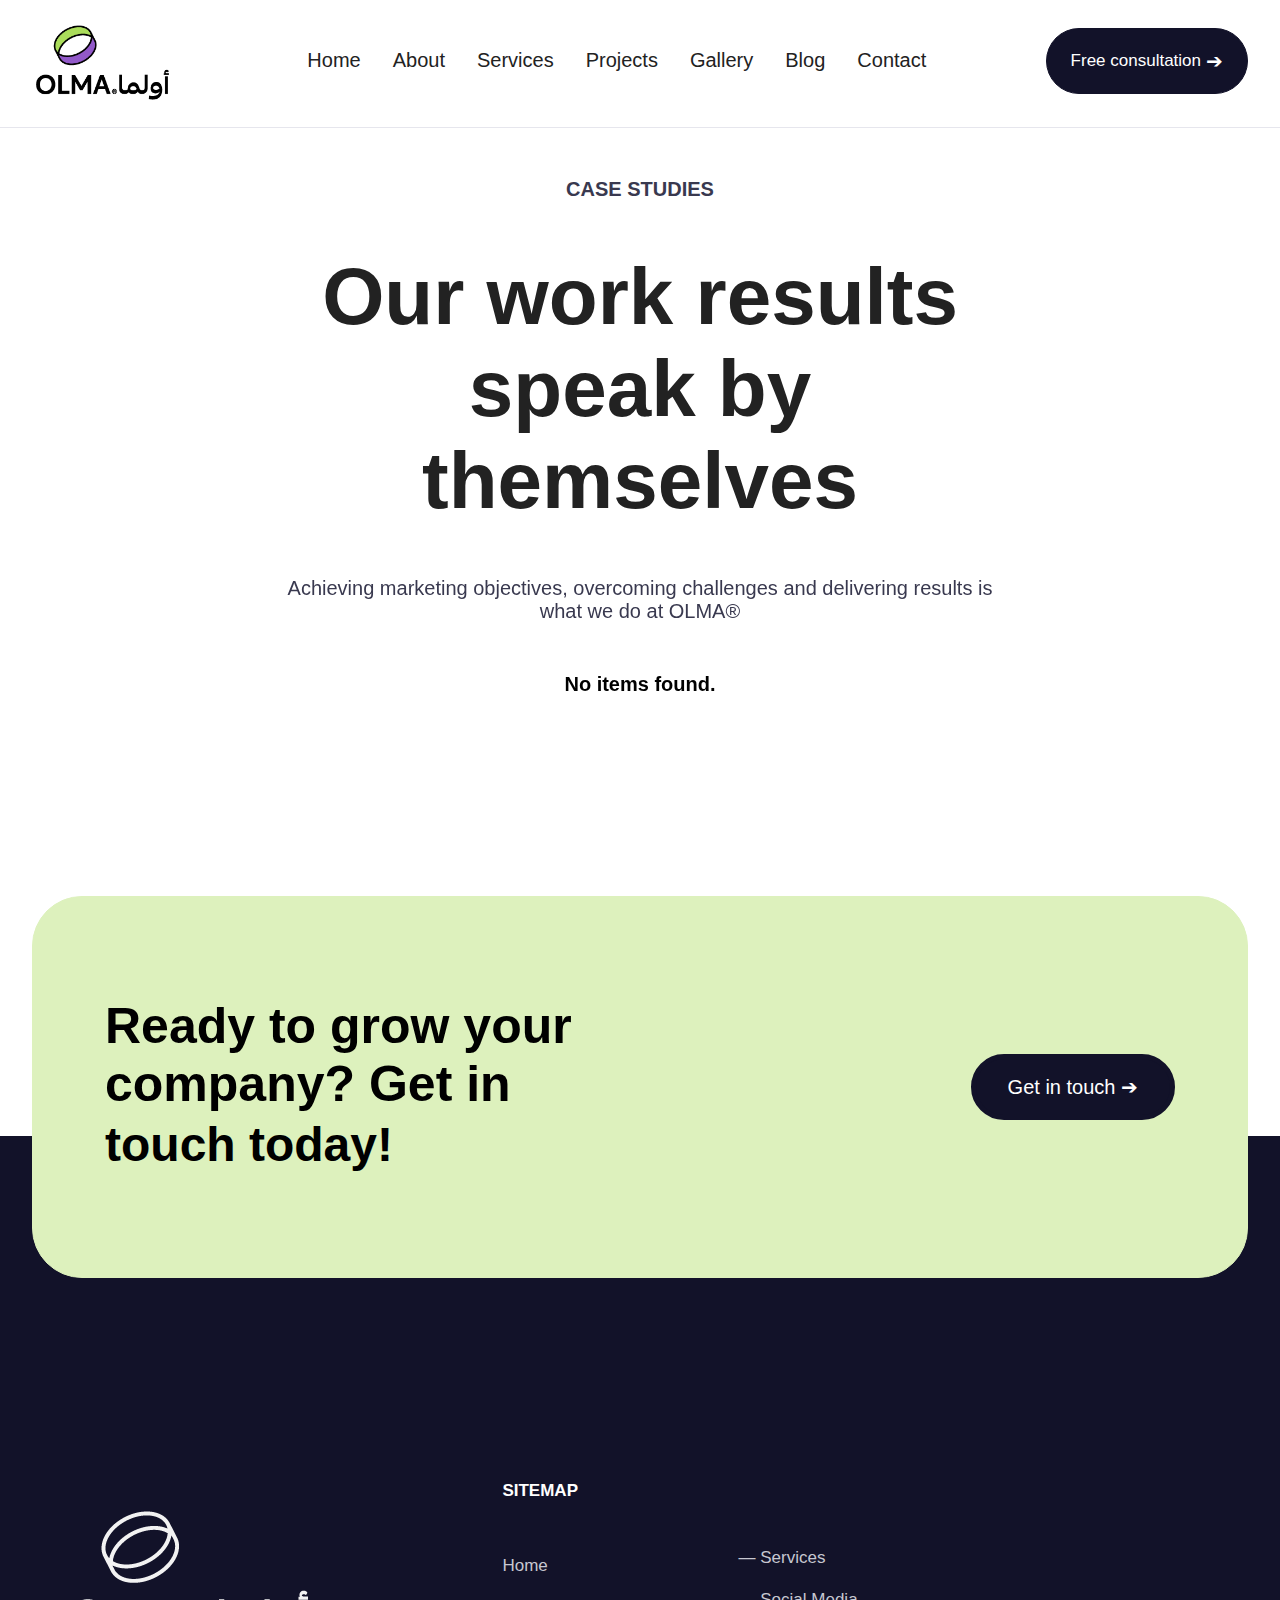
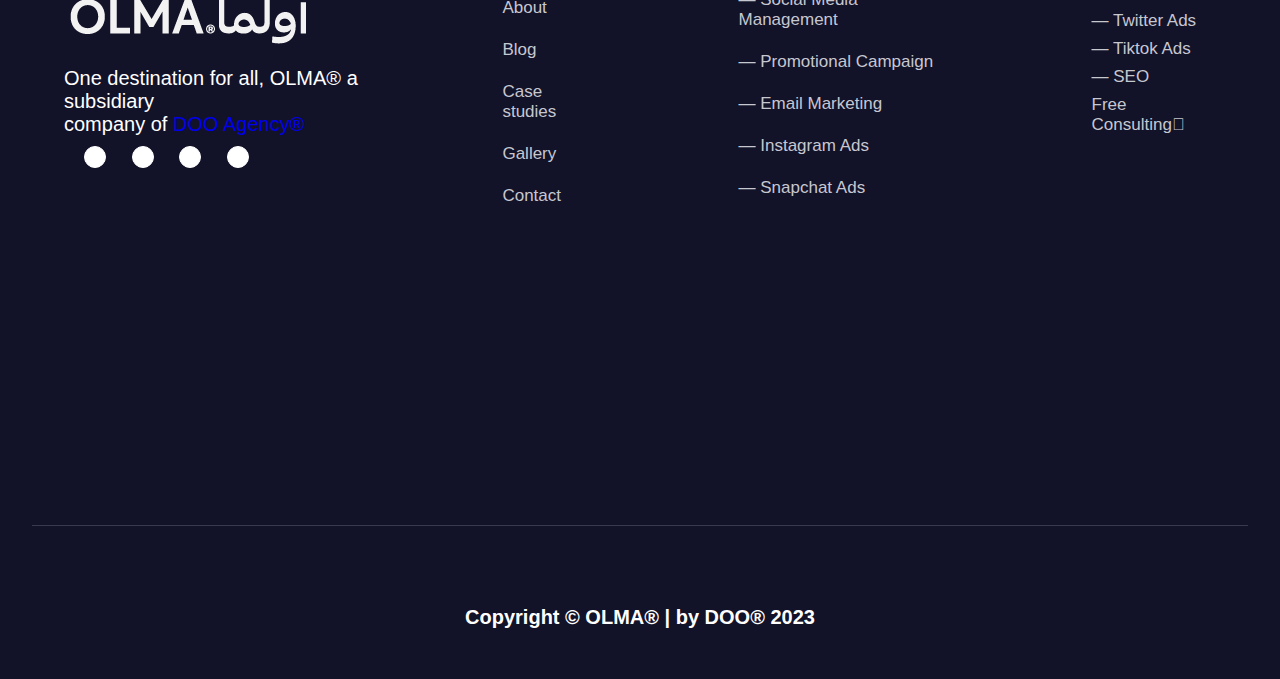
<file: pages/Project.html>
<!DOCTYPE html>
<html lang="en">
<head>
    <meta charset="UTF-8">
    <meta name="viewport" content="width=device-width, initial-scale=1.0">
    <title>OLMA® Digital Marketing Agency</title>
    <link
      rel="stylesheet"
      href="https://cdnjs.cloudflare.com/ajax/libs/font-awesome/6.6.0/css/all.min.css"
      integrity="sha512-Kc323vGBEqzTmouAECnVceyQqyqdsSiqLQISBL29aUW4U/M7pSPA/gEUZQqv1cwx4OnYxTxve5UMg5GT6L4JJg=="
      crossorigin="anonymous"
      referrerpolicy="no-referrer" />
      <link rel="stylesheet" href="../imgs/faviconV2.png" />
    <link rel="stylesheet" href="../css/global.css">
    <link rel="stylesheet" href="../css/project.css">
    <link rel="stylesheet" href="../css/index.css">
    
</head>
<body>
    
    <!-- ----------------------------------------------------------------------- -->
    <!--                                 header                                  -->
    <!-- ----------------------------------------------------------------------- -->
    <header> 
      <div class="container">
 <div class="logo">
   <img
     src="../imgs/63cc109f993f002b383f04a3_OLMA-Logo-EN+AR-o2.png"
     alt="" />
 </div>
 <nav class="main-nav">
   <ul>
     <li><a href="../index.html">Home</a></li>
     <li><a href="../pages/About.html">About</a></li>
     <li><a href="../pages/Services.html">Services</a></li>
     <li><a href="../pages/Project.html">Projects</a></li>
     <li><a href="../pages/Gallery.html">Gallery</a></li>
     <li><a href="../pages/Blog.html">Blog</a></li>
     <li><a href="../pages/Contact.html">Contact</a></li>
   </ul>
 </nav>
 <div class="right-nav">
   <a href="">Free consultation<span>➔</span></a>
 </div>
</header>

      <!-- ----------------------------------------------------------------------- -->
      <!--                               end header                                -->
      <!-- ----------------------------------------------------------------------- -->
      <!-- ----------------------------------------------------------------------- -->
      <!--                                  main                                   -->
      <!-- ----------------------------------------------------------------------- -->
      <section>
        <div class="container-default w-container" style="display: flex; justify-content: center; align-items: center; flex-direction: column; text-align: center;">
          <div class="mg-bottom-50px">
            <div class="inner-container _790px center">
              <div class="inner-container _650px---tablet center">
                <div class="inner-container _550px---mbl center">
                  <div class="text-center">
                    <div data-w-id="64764fe9-7e4c-1303-751c-e824b4a2b19c" style="opacity: 1;" class="mg-bottom-14px">
                      <div class="text-200 bold color-neutral-800 text-uppercase">CASE STUDIES</div>
                    </div>
                    <h1 data-w-id="3e5db3b5-fc55-b848-8557-f6cc8eb159d6" style="transform: translate3d(0px, 0%, 0px) scale3d(1, 1, 1) rotateX(0deg) rotateY(0deg) rotateZ(0deg) skew(0deg, 0deg); transform-style: preserve-3d; opacity: 1;" class="display-1 mg-bottom-21px">
                      Our work results <br>speak by <br> themselves
                    </h1>
                    <div class="inner-container _707px center">
                      <p data-w-id="12d8c60a-0037-39ce-d2fb-ea39481fd9cf" style="transform: translate3d(0px, 0px, 0px) scale3d(1, 1, 1) rotateX(0deg) rotateY(0deg) rotateZ(0deg) skew(0deg, 0deg); transform-style: preserve-3d; opacity: 1;">
                        Achieving marketing objectives, overcoming challenges and delivering results is <br> what we do at OLMA®
                      </p>
                    </div>
                  </div>
                </div>
              </div>
            </div>
            <div class="inner-container _500px---mbl center">
              <div data-w-id="19d4cbd4-7828-bab5-b678-59d4d5ea8d8c" style="transform: translate3d(0px, 0px, 0px) scale3d(1, 1, 1) rotateX(0deg) rotateY(0deg) rotateZ(0deg) skew(0deg, 0deg); transform-style: preserve-3d; opacity: 1;" class="w-dyn-list">
                <div class="empty-state w-dyn-empty">
                  <div>No items found.</div>
                </div>
              </div>
            </div>
          </div>
        </div>
        
      </section>
          <!-- ----------------------------------------------------------------------- -->
      <!--                                  sec8                                   -->
      <!-- ----------------------------------------------------------------------- -->
<section>
  <div class="parent-sec8">
    <div class="container max">
      <div class="flex-position">
        <h3>Ready to grow your <br> company? Get in <br><span>touch today!</span></h3>
        <a href="">Get in touch ➔</a>
      </div>
    </div>
  </div>
</section>
      <!-- ----------------------------------------------------------------------- -->
      <!--                                  sec8                                   -->
      <!-- ----------------------------------------------------------------------- -->
      </main>
      <!-- ----------------------------------------------------------------------- -->
      <!--                                end main                                 -->
      <!-- ----------------------------------------------------------------------- -->
        <!-- ----------------------------------------------------------------------- -->
      <!--                                 footer                                  -->
      <!-- ----------------------------------------------------------------------- -->
      <footer>
        <div class="parent-footer">
          <div class="container max">
            <div class="left-footer max">
              <img src="../imgs/footer.png" alt="" />
              <p>
                One destination for all, OLMA® a subsidiary <br />
                company of
                <a href="https://doo.com.sa/" target="_blank">DOO Agency®</a>
              </p>
              
              <div class="social-icons">
                <a href="#" class="social-icon"><i class="fab fa-linkedin"></i></a>
                <a href="#" class="social-icon"><i class="fab fa-twitter"></i></a>
                <a href="#" class="social-icon"><i class="fab fa-instagram"></i></a>
                <a href="#" class="social-icon"><i class="fab fa-facebook-f"></i></a>
              </div>
            </div>
            <div class="right-footer max">
              <h3>SITEMAP</h3>
              <div class="table-info">
                <div class="left">
                  <a href="">Home</a>
                  <a href="">About</a>
                  <a href="">Blog</a>
                  <a href="">Case studies</a>
                  <a href="">Gallery</a>
                  <a href="">Contact</a>
                </div>
                <div class="center">
                  <a href="">— Services</a>
                  <a href="">— Social Media Management</a>
                  <a href="">— Promotional Campaign</a>
                  <a href="">— Email Marketing</a>
                  <a href="">— Instagram Ads</a>
                  <a href="">— Snapchat Ads</a>
                </div>
                <div class="right">
                  <a href="">— Twitter Ads</a>
                  <a href="">— Tiktok Ads</a>
                  <a href="">— SEO</a>
                  <a href="">Free Consulting</a>
                </div>
              </div>
            </div>
          </div>
          <div class="bottom-footer">
            <h2>Copyright © OLMA® | by DOO® 2023</h2>
          </div>
        </div>
      </footer>
      <!-- ----------------------------------------------------------------------- -->
      <!--                               end footer                                -->
      <!-- ----------------------------------------------------------------------- -->
</body>
</html>
</file>
<file: css/global.css>
:root {-webkit-text-size-adjust: 100%;
  --neutral--700: #39394f;
  --neutral--800: #121229;
  --accent--primary-1: #9259c9;
  --secondary--color-1: #e9def4;
  --neutral--300: #e6e6ed;
  --general--shadow-01: rgba(20,20,43,.06);
  --neutral--200: #f7f7fc;
  --secondary--color-2: #ddf1bd;
  --secondary--color-5: #ffe4b0;
  --neutral--100: white;
  --secondary--color-3: #c3edff;
  --secondary--color-4: #65d1ff;
  --neutral--600: #646478;
  --neutral--500: #9898a5;
  --neutral--400: #c7c7d0;
  --system--green-400: #11845b;
  --system--blue-400: #086cd9;
  --system--blue-300: #1d88fe;
  --system--blue-200: #8fc3ff;
  --system--blue-100: #eaf4ff;
  --system--green-300: #abdd5b;
  --system--green-200: #7fdca4;
  --system--green-100: #def2e6;
  --system--red-400: #dc2b2b;
  --system--300: #ff5a65;
  --system--red-200: #ffbec2;
  --system--red-100: #ffeff0;
  --system--orange-400: #d5691b;
  --system--orange-300: #ff9e2c;
  --system--orange-200: #ffd19b;
  --system--orange-100: #fff3e4;
  --general--shadow-02: rgba(20,20,43,.08);
  --general--shadow-03: rgba(20,20,43,.1);
  --general--shadow-04: rgba(20,20,43,.14);
  --general--shadow-05: rgba(20,20,43,.16);
  --general--shadow-06: rgba(20,20,43,.24);
  --button-shadow--color-01: rgba(115,113,255,.06);
  --button-shadow--color-2: rgba(115,113,255,.08);
  --button-shadow--color-03: rgba(115,113,255,.08);
  --button-shadow--white-01: rgba(20,20,43,.04);
  --button-shadow--white-02: rgba(20,20,43,.06);
  --button-shadow--white-03: rgba(20,20,43,.1);
  --secondary--color-6: #ffc24d;
  --secondary--color-7: #ffdde8;
}

/* -------------------------------------------------------------------------- */
/*                                   global                                   */
/* -------------------------------------------------------------------------- */

* {
  margin: 0;
  padding: 0;
  box-sizing: border-box;
}

body {
  color: var(--neutral--700);
  font-family: Arial, sans-serif;
  font-size: 20px;
  font-weight: 400;
  
  background-color: #fff;
  margin: 0;
}

ul {
  list-style: none;
}

a {
  text-decoration: none;
}

.max {
    margin: 5rem 2rem;
}

/* -------------------------------------------------------------------------- */
/*                                 end global                                 */
/* -------------------------------------------------------------------------- */
/* -------------------------------------------------------------------------- */
/*                                   header                                   */
/* -------------------------------------------------------------------------- */

header{
  border-bottom:1px solid #e6e6ed ;
  
  height: 7rem;
}
header .container {
  
  display: flex;
  justify-content: space-between;
  align-items: center;
  margin: 1rem 2rem;
}
header .logo {

  width: 140px;
  height: 90%;
}
header .logo img {
  width: 100%;
  height: 100%;
}

header .main-nav {
  display: none;
}

.right-nav a{
  background-color: #121229;
  padding: 0rem 1.5rem;
  border: 1px solid #121229;
  border-radius: 50px;
  color: white;
  display: flex;
  justify-content: center;
  align-items: center;
}
.right-nav :hover{
  background-color: #9259c9;
  border: 1px solid #9259c9;
  border-radius: 50px;
  animation: name step-start 2s forwards alternate ;
}

.right-nav span {
  padding-left: 5px;
  color: white;
  font-size: 20px;
}
.right-nav span :hover{
 
}
.right-nav a {
  
  color: white;
  font-size: 17px;
}

@media (1024px> width > 768px) {

  header .main-nav {
    display: none;
  }

}

@media (width > 768px) {
  header .container {
    display: flex;
    justify-content: space-between;
    align-items: center;
  }
  header .main-nav {
    display: flex;
    margin-left: 1rem;
  }
  header .main-nav ul {
    display: inline-flex;
  }

  header .main-nav ul a {
    display: inline-block;
    padding: 0rem 1rem;
    transition: all 0.5s ease-in;
    color: #222;
  }

  header .main-nav ul a:hover{
    color: #9259c9;
  }

}

/* -------------------------------------------------------------------------- */
/*                                 end header                                 */
/* -------------------------------------------------------------------------- */
/* -------------------------------------------------------------------------- */
/*                                    sec8                                    */
/* -------------------------------------------------------------------------- */

/* -------------------------------------------------------------------------- */
/*                                    sec8                                    */
/* -------------------------------------------------------------------------- */
/* -------------------------------------------------------------------------- */
/*                                   footer                                   */
/* -------------------------------------------------------------------------- */
footer{
  background-color: #121229;
 
}
.parent-footer{
  
}
.parent-footer .container{
  height: 110vh;
    display: flex;
    flex-direction: row;
      align-items: center;
      justify-content: space-around;
    
border-bottom:1px solid #39394f ;
    
}
.left-footer img{
  margin: 1rem 0rem;
}

.right-footer h3{
    display: inline-block;
padding: 2rem 0rem;
color: white;
font-size: 17px;

}



.table-info{
    display: flex;
    flex-direction: row;
justify-content: center;
align-items: center;
    gap: 9rem;
  
}
.table-info .left{
  margin-top: 1rem;
  display: flex;
  flex-direction: column;
  gap: .5rem;
}
.table-info .center{
  display: flex;
gap: .5rem;
  flex-direction: column;
  
}
.table-info .right{

  display: flex;
  gap: .5rem;
  flex-direction: column;
}
.table-info .left a{
  
  padding: 7px 0rem;
  font-size:17px;
  color: #c7c7d0;
}
.table-info .center a{
  padding: 7px 0rem;
  font-size:17px;
  color:#c7c7d0;
}
.table-info .right a{
  
  font-size: 17px;
  color:#c7c7d0;
}
.table-info .right  a{
  
  font-size: 17px;
  color:#c7c7d0;
}

.parent-footer .left-footer p{
  color: white;
}


.parent-footer .bottom-footer{
display: flex;
flex-direction: row;
justify-content: center;
align-items: center;
background-color: #121229;
padding: 0px 0px 50px 0px;

}

.parent-footer .bottom-footer h2{
 font-size: 20px;
 color: white;

}


@media (max-width:1200px) {
  .parent-footer .container{
    flex-wrap: wrap;
    height: 90%;
    justify-content: center;
    }
    .parent-footer .left-footer {
      margin-top: 30rem;
    }
    .parent-footer  .table-info{
      display: flex;
      gap: 1px;
     
    }
}
/* -------------------------------------------------------------------------- */
/*                                 end footer                                 */
/* -------------------------------------------------------------------------- */


/* 
@keyframes easeout{
  from{
    transition: 1sec ease-in;
  }
    50%{
      transition:2sec ease-in-out ;
    }
    to
} */

@keyframes slidein {
  from{
    transform: translate(-100%);
    opacity: 0;
  }
  to{
    transform: translate(0);
    opacity: 1;
  }  
}

.social-icons{
  margin: 10px;
}


.social-icon {
  display: inline-block;
  color: #121229;
  background-color: white;
  padding: 10px;
  border: 1px solid white;
  border-radius: 20px;
  font-size: 24px;
  margin: 0 10px;
  transition: color 0.3s ease;
}

.social-icon:hover {
  color: #9259c9;
}
</file>
<file: css/index.css>
/* -------------------------------------------------------------------------- */
/*                                    sec1                                    */
/* -------------------------------------------------------------------------- */

.parent-sec1 .container {
  display: flex;
  flex-direction: row;
}
 .parent-sec1 .container .left-flex {
  display: flex;

  flex-direction: column;
animation: slidein 2s ease-in-out forwards;

  margin: 5rem 1rem;
}

.top-left-border {
  border-bottom: 3px solid black;
  padding: 0px 2.5rem;
  
}
.top-left-flex {
  animation: slidein 3s ease-in-out forwards;
  display: flex;
  padding-bottom: 1rem;
  color: var(--neutral--800);
  flex-direction: row;
line-height: 2rem;
  gap: 1rem;
  align-items: center;
}

.right-flex img {
  width: 100%;
  height: 100%;
  animation: slidein 3s ease-out forwards ;
}
.info-left-flex{
  width: 600px;
  
}
.container .left-flex h2 {
  font-size: 70px;
  color: var(--neutral--800);
  line-height: 50px;
  display: flex;
  flex-direction: column;

  flex-wrap: wrap;
}

.container .left-flex span {
  font-size: 70px;
  color: var(--neutral--800);
}

.left-down-flex {
  display: flex;
  flex-direction: column;
  width: 100%;
  height: 100%;
  margin: 5rem 0rem;
}
.p-left-down-flex p {
  width: 100%;
  height: 100%;
}

.p-left-down-flex {
  display: inline-block;
  width: 100%;
  height: 100%;
}
.button-left-down-flex {
  display: flex;
  flex-direction: row;
  gap: 2rem;
  animation: slidein 4s ease-in-out forwards;
  margin: 3rem 1rem;
}
.button-left-down-flex a {
  display: inline-block;
  padding: 0rem 1rem;
  transition: all 0.5s ease-in;
  background-color: #121229;
  color: white;
  padding: 1rem 2rem;
  border: 5px solid #121229;
  border-radius: 50px;
}

.button-left-down-flex a:nth-child(2) {
  background-color: white;
  color: #121229;
  border: 1px solid #121229;
}

/* -------------------------------------------------------------------------- */
/*                                  end sec1                                  */
/* -------------------------------------------------------------------------- */
/* -------------------------------------------------------------------------- */
/*                                    sec2                                    */
/* -------------------------------------------------------------------------- */
 .parent-sec2 {
  display: flex;
  flex-direction: column;
  justify-content: space-around;
}
.top-flex {
  display: flex;
  flex-direction: column;
  justify-content: center;
  animation: slidein 2s ease-in-out forwards;
  margin: 5;
}

.top-flex .top-info {
  display: flex;
  flex-direction: row;
  gap: 0.5rem;
  animation: slidein 4s ease-in-out forwards;
  align-items: center;
}
.top-info .top-border {
  border-bottom: 3px solid black;
  padding: 0px 2.5rem;
  margin-right: 0.5rem;
}

.top-flex .info {
  font-size: 3rem;
  line-height: 60px;
  color: #121229;
  display: flex;
  justify-content: start;
  align-items: start;
}

.top-flex .info span {
  font-size: 3rem;
  color: #121229;
}

/* card */
.container .card-flex {
  height: 100vh;
  display: flex;
  flex-direction: row;
  animation: slidein 2s ease-in-out forwards;
  justify-content: space-between;
}
.card-flex .first {
  margin: 3rem 0rem;
  display: flex;
  background-color: #f3d2ad;
  flex-direction: column;
  justify-content: center;
  align-items: start;
  animation: slidein 2s ease-in-out forwards;
  gap: 2rem;
  
  padding-left: 40px;
    padding-right: 40px;
  border: 1px solid #ffd19b;
  border-radius: 50px;
  cursor: pointer;
}

.card-flex .first .img-info {
  width: 300px;
}
.card-flex .first .img-info img {
  width: 50%;
  height: 100%;
}
.card-flex .first .info {
  display: flex;
  flex-direction: column;
  justify-content: center;
  align-items: start;
  gap: 1rem;
}
.card-flex .first a {
  color: #121229;
}

.card-flex .second {
  margin: 3rem 0rem;
  display: flex;
  background-color: white;
  flex-direction: column;
  gap: 2rem;
  animation: slidein 3.5s ease-in-out forwards;
  padding-left: 40px;
    padding-right: 40px;
  justify-content: center;
  align-items: start;
  border: 1px solid white;
  border-radius: 50px;
  cursor: pointer;
}

.card-flex .second .img-info {
  width: 300px;
}
.card-flex .second .img-info img {
  width: 50%;
  height: 100%;
}
.card-flex .second .info {
  display: flex;
  flex-direction: column; justify-content: start;
  align-items: start;
  gap: 1rem;
}
.card-flex .second a {
  color: #121229;
}

.card-flex .third {
  margin: 3rem 0rem;
  display: flex;
  background-color: #f3d2ad;
  flex-direction: column;
  gap: 2rem;
  padding-left: 40px;
    padding-right: 40px;
    animation: slidein 4.5s ease-in-out forwards;
  justify-content: center;
  align-items: start;
  border: 1px solid #f3d2ad;
  border-radius: 50px;
  cursor: pointer;
}

.card-flex .third .img-info {
  width: 300px;
}
.card-flex .third .img-info img {
  width: 50%;
  height: 100%;
}
.card-flex .third .info {
  display: flex;
  flex-direction: column;
  justify-content: start;
  align-items: start;
  gap: 1rem;
}
.card-flex .third a {
  color: #121229;
}

.button .button-left-down-flex{
    justify-content: center;
    animation: slidein 2s ease-in-out forwards;
} 
/* -------------------------------------------------------------------------- */
/*                                  end sec2                                  */
/* -------------------------------------------------------------------------- */
/* -------------------------------------------------------------------------- */
/*                                    sec3                                    */
/* -------------------------------------------------------------------------- */

.parent-sec3 .container{
    display: flex;
    flex-direction: column;
    text-align: center;
    align-items: center;
    justify-content: center;
}
.about-us-info{
    display: flex;
    flex-direction: column;
    justify-content: center;
    align-items: center;
    text-align: center;
    color: #121229;
    animation: slidein 2s ease-in-out forwards;
}
.top-about{
    font-size: 1rem;
    font-weight: bold;

}
.top-flex h2 ,span{
    color: #121229;
    font-size: 3rem;
    line-height: 4rem;
}
.about-us-img{
  width: 100%;
  height: 100%;
  animation: slidein 2s ease-in-out forwards;
}
.about-us-img img{
  width: 100%;
  height: 100%;
}
/* -------------------------------------------------------------------------- */
/*                                  end sec3                                  */
/* -------------------------------------------------------------------------- */
/* -------------------------------------------------------------------------- */
/*                                    sec4                                    */
/* -------------------------------------------------------------------------- */

.parent-sec4 .container{
  display: flex;
  flex-direction: column;
  
  
}
.about-us-info{
  display: flex;
  flex-direction: column;
  justify-content: center;
  align-items: center;
  text-align: center;
  color: #121229;
  animation: slidein 2s ease-in-out forwards;
}
.top-about{
  font-size: 1rem;
  font-weight: bold;

}
.top-flex h2 ,span{
  color: #121229;
  font-size: 3rem;
  line-height: 4rem;
}
.about-us-img{
width: 100%;
height: 100%;
}
.about-us-img img{
width: 100%;
height: 100%;
}
.info{
  display:flex ;
  flex-direction: row;
  justify-content: center;
  align-items: center;
  animation: slidein 4s ease-in-out forwards;
  
}

/* -------------------------------------------------------------------------- */
/*                                  end sec4                                  */
/* -------------------------------------------------------------------------- */
/* -------------------------------------------------------------------------- */
/*                                    SEC5                                    */
/* -------------------------------------------------------------------------- */

.parent-sec5 .left-flex{
  display: flex;
  flex-direction: column;
  justify-content: center;
  animation: slidein 2s ease-in-out forwards;
  margin: 20rem;
}
.info-top-left-flex{
  font-size: 16px;
  font-weight: bold;
}
.parent-sec5 .container {
  display: flex;
  flex-direction: row-reverse;
  
  background-color: rgb(243, 192, 243);
  border: 2px solid white;
  border-radius: 50px;
}
.parent-sec5 .info-left-flex h2{
line-height: 3.5rem;
font-size: 50px;
}
.parent-sec5 .left-flex{
 margin: 1rem 3rem;
}


/* -------------------------------------------------------------------------- */
/*                                   endsec5                                  */
/* -------------------------------------------------------------------------- */
/* -------------------------------------------------------------------------- */
/*                                    sec6                                    */
/* -------------------------------------------------------------------------- */

.parent-sec6 {
  display: flex;
  flex-direction: row;
  justify-content: center;
  

 
}

.parent-sec6 .top-about{
  font-size: 18px;
  font-weight: bold;
}
.parent-sec6 .top-flex{
  padding: 30px;
}
.parent-sec6 .info .left-info{
  display: flex;
  flex-direction: column;
 width: 20% ;
 animation: slidein 2s ease-in-out forwards;
 justify-content: center;
 align-items: center;
}

.parent-sec6 .info {
  display: flex;
  flex-direction: row;
  gap: 2rem;
  background-color:#d6c1eb ;
  padding: 70px 10px;
  border: 2px solid white;
  border-radius: 50px;
}

.parent-sec6 .info .left-info img{
  width: 80%;
  height: 100%;
  border: 5px #121229 solid ;
  border-radius: 50%;
}
/* -------------------------------------------------------------------------- */
/*                                  end sec6                                  */
/* -------------------------------------------------------------------------- */
/* -------------------------------------------------------------------------- */
/*                                    sec7                                    */
/* -------------------------------------------------------------------------- */
.parent-sec7 .card-blog{
  display: flex;
  flex-direction: row;
  justify-content: start;
  
}
.parent-sec7 .card-blog  .first{
  display: flex;
  flex-direction: column;
  
  width: 50%;
  animation: slidein 2s ease-in-out forwards;
 
   
}
.parent-sec7 .card-blog  .first .img{
    width: 95%;
   border: 1px solid white;
height: 60%;
   border-radius: 50px;
   overflow: hidden;
}
.parent-sec7 .card-blog  .first .img img{
width: 100%;
height: 100%;
}
.parent-sec7 .infoo span{
 
  font-size: 15px;
  transition: all 0.5s ease-in;
  background-color: #121229;
  color: white;
  padding: 5px 10px;
  border: 5px solid #121229;
  border-radius: 10px;
}
.parent-sec7 .infoo h5{
 padding: 3px;
  display: inline-block;
}


.parent-sec7 .info h3{
 color: #121229;
  text-align: left;
}




/* -------------------------------------------------------------------------- */
/*                                  end sec7                                  */
/* -------------------------------------------------------------------------- */

/* -------------------------------------------------------------------------- */
/*                                    sec8                                    */
/* -------------------------------------------------------------------------- */

.parent-sec8 .flex-position h3{
  font-size: 50px;
  color: black;
}

.parent-sec8 .flex-position span{
 
  color: black;
}
.parent-sec8 .flex-position a{
  display: inline-block;
  padding: 0rem 2rem;
  transition: all 0.5s ease-in;
  background-color: #121229;
  color: white;
  padding: 1rem 2rem;
  border: 5px solid #121229;
  border-radius: 50px;
 
}
.parent-sec8{
  position: relative;
  top: 20px;
  height: 20vh;
}

.parent-sec8 .container{
  animation: slidein 2s ease-in-out forwards;
  background-color: #ddf1bd;
  padding: 100px 40px;
  
  border: 1px solid #ddf1bd;
  border-radius:50px ;

}
.parent-sec8 .flex-position{
  display: flex;
  flex-direction: row;
  justify-content: space-between;
  align-items: center;
 margin: 0rem 2rem;
 
}

/* -------------------------------------------------------------------------- */
/*                                  end sec8                                  */
/* -------------------------------------------------------------------------- */

@media(max-width:1200px){
  
.parent-sec1 .container {
  flex-wrap: wrap;
  
}
.parent-sec1 .container .info-left-flex{
  width: 100%;
  line-height: rem;
  
}
.parent-sec1 .container .info-left-flex h2{
  
  line-height: 5rem;
  
}

.parent-sec2 .card-flex{
  flex-wrap: wrap;
  height: 100%;
}
.parent-sec4 .about-us-info{
  flex-wrap: wrap;}
.parent-sec4  .info{
  flex-wrap: wrap;}
.parent-sec4  .info .info-img img{
  width: 100%;}

  .parent-sec5 .container{
    flex-wrap: wrap;
  }
 
  .parent-sec5 .container .left-flex  .info-left-flex{
    flex-wrap: wrap;
    width: 90%;
  }



  .parent-sec7 .container .card-blog{
    flex-wrap: wrap;
    height: 950px;
  }
  .parent-sec7 .container{
 
  }


}

@keyframes slidein {
  from{
    transform: translate(-100%);
    opacity: 0;
  }
  to{
    transform: translate(0);
    opacity: 1;
  }  
}
</file>
<file: css/about.css>
/* -------------------------------------------------------------------------- */
/*                                    sec1                                    */
/* -------------------------------------------------------------------------- */    

     .parent-sec1-about .hero-about{
        display: flex;
        flex-direction: column;
      align-items: center;
      justify-content: center;
        
      animation: slidein 3s ease-in-out forwards;
    } 
     .parent-sec1-about .hero-about h5{
        animation: slidein 4s ease-in-out forwards;
        font-weight: bold;
    } 
    
    .parent-sec1-about .hero-about h1{
display: inline-block;
        font-weight: bold;
    } 

    .parent-sec1-about .hero-about , h5 , h1 , p{
       text-align: center;
       line-height: 2rem;
    }
     

        
   /* -------------------------------------------------------------------------- */
   /*                                  end sec1                                  */
   /* -------------------------------------------------------------------------- */

.parent-sec2 .details-about{
    display: flex;
    flex-direction: row;
    gap: 5rem;
    justify-content: center;
    align-items: center;
    animation: slidein 3s ease-in-out forwards;
}


.parent-sec2 .details-about .info1{
    display: flex;
    flex-direction: column;
    padding: 20px 50px 30px;
    border: 1px solid #e9def4 ;
    border-radius: 50px;
    background-color: #e9def4;
    justify-content: center;
    align-items: center;
    animation: slidein 3s ease-in-out forwards;
}

.parent-sec2 .details-about .info1 h1{
    text-align: center;
    font-size: 24px;
}


.parent-sec2 .details-about .info3 h1{
    text-align: center;
    font-size: 24px;
}

.parent-sec2 .details-about .info4 h1{
    text-align: center;
    font-size: 24px;
}
.parent-sec2 .details-about .info2{
    display: flex;
    flex-direction: column;
    padding: 50px 70px 68px;
    border: 1px solid #ffe4b0 ;
    border-radius: 50px;
    background-color: #ffe4b0;
    animation: slidein 3s ease-in-out forwards;
    justify-content: center;
    align-items: center;
}
.parent-sec2 .details-about .info2 h1{
    text-align: center;
    font-size: 24px;
}

.parent-sec2 .details-about .info3{
    display: flex;
    flex-direction: column;
    padding: 50px 70px 68px;
    animation: slidein 3s ease-in-out forwards;
    border: 1px solid #ddf1bd ;
    border-radius: 50px;
    background-color:#ddf1bd;
    
    justify-content: center;
    align-items: center;
}

.parent-sec2 .details-about .info4{
    display: flex;
    flex-direction: column;
    padding: 50px 70px 68px;

    border: 1px solid #ddf1bd ;
    border-radius: 50px;
    background-color:#ddf1bd;
    animation: slidein 3s ease-in-out forwards;
    justify-content: center;
    align-items: center;
}


@media (max-width:900px) {
    .details-about{
        flex-wrap: wrap;
        
    }    
    .info1{
        width: 300px;
    }
    .info2{
        width: 300px;
    }
    .info3{
        width: 300px;
    }
    .info4{
        width: 300px;
    }
}
/* -------------------------------------------------------------------------- */
/*                                    sec4                                    */
/* -------------------------------------------------------------------------- */


.core-values {
    text-align: center;
    padding: 60px 20px;
    background-color: #fff;
}

.core-values h3 {
    font-size: 1.2em;
    color: #666;
}

.core-values h1 {
    font-size: 2.5em;
    margin: 10px 0 20px 0;
    
}

.core-values p {
    color: #777;
    max-width: 600px;
    
    margin: 0 auto 40px auto;
}

.values-grid {
    display: grid;
    grid-template-columns: 1fr 1fr;
    justify-content: center;
    gap: 20px;
}

.value-box {
    background-color: #f0f0f0;
    border-radius: 10px;
    
    text-align: left;
    width: 500px;
    box-shadow: 0 2px 10px rgba(0, 0, 0, 0.1);
    transition: transform 0.3s ease;
}

.value-box:hover {
    transform: translateY(-10px);
}

.value-box h2 {
    font-size: 1.5em;
    margin: 10px 0;
}

.value-box p {
    color: #555;
}

.icon img{
    width: 50px;
    height: 50px;
    margin-bottom: 20px;
}

.cta {
    margin-top: 40px;
}

.cta .btn {
    display: inline-block;
    padding: 15px 30px;
    background-color: #000;
    color: #fff;
    text-decoration: none;
    border-radius: 5px;
    transition: background-color 0.3s ease;
}

.cta .btn:hover {
    background-color: #333;
}
@media (max-width:821px) {
    .values-grid{
        grid-template-columns: 1fr;
        
    }
    .value-box{
        width: 400px;}
}

/* -------------------------------------------------------------------------- */
/*                                    sec4                                    */
/* -------------------------------------------------------------------------- */


.team-section {
    display: flex;
    flex-direction: row;
    flex-wrap: wrap;
    justify-content: space-around;
    padding: 40px 20px;
    background-color: #fff;
    
}

.team-intro {
    flex-basis: 100%;
    max-width: 400px;
    text-align: left;
    margin-bottom: 40px;
}

.team-intro h3 {
    font-size: 1.2em;
    color: #666;
}

.team-intro h1 {
    font-size: 2.5em;
    margin: 10px 0;
    line-height: 3rem;
}

.team-intro p {
    color: #777;
}

.team-intro .btn {
    display: inline-block;
    padding: 15px 30px;
    background-color: #000;
    color: #fff;
    text-decoration: none;
    border-radius: 5px;
    margin-top: 20px;
    transition: background-color 0.3s ease;
}

.team-intro .btn:hover {
    background-color: #333;
}

.team-grid {
    display: grid;
    
    grid-template-columns: 1fr 1fr;
    gap: 20px;
}

.team-member {
    background-color: #f0f0f0;
    border-radius: 10px;
    padding: 20px;
    text-align: center;
    width: 270px;
    height: 550px;
    box-shadow: 0 2px 10px rgba(0, 0, 0, 0.1);
    transition: transform 0.3s ease;
}

.team-member:hover {
    transform: translateY(-10px);
}

.team-member h2 {
    font-size: 1.5em;
    margin: 10px 0;
}

.team-member p {
    color: #555;
    margin-bottom: 10px;
    font-size: large;
}

.team-image {
    width: 100%;
    height: 50%;
    margin: 0 auto 15px auto;
    
    background-color: #ccc;
    overflow: hidden;
    border: 1px solid white;
    border-radius: 50px;
}
.team-image img{
    width: 100%;
    height: 100%;
    margin: 0 auto 15px auto;
    
}

.social-icons {
    margin-top: 10px;
}

.social-icons a {
    color: #333;
    font-size: 1.2em;
    margin: 0 10px;
    text-decoration: none;
    transition: color 0.3s ease;
}

.social-icons a:hover {
    color: #0073e6;
}


@media (max-width: 732px) {
    .team-grid  {
      grid-template-columns: 1fr;
    }
  }

  @keyframes slidein {
    from{
      transform: translate(-100%);
      opacity: 0;
    }
    to{
      transform: translate(0);
      opacity: 1;
    }  
  }
</file>
<file: css/project.css>
.container-default {
    display: flex;
    justify-content: center;
    align-items: center;
    flex-direction: column;
    text-align: center;
    animation: slidein 3s ease-in-out forwards;
    padding: 50px;
}
.container-default .mg-bottom-14px{
  animation: slidein 3s ease-in-out forwards;
    font-size: 20px;
    font-weight: bold;
}
.container-default .mg-bottom-21px{
    padding: 50px;
    font-size: 80px;
    color: #222;
    
}
.container-default   .empty-state{
    padding: 50px;
    font-size: 20px;
    color: black;
    font-weight: bold;
    animation: slidein 3s ease-in-out forwards;
}


@keyframes slidein {
    from{
      transform: translate(-100%);
      opacity: 0;
    }
    to{
      transform: translate(0);
      opacity: 1;
    }  
  }
</file>
